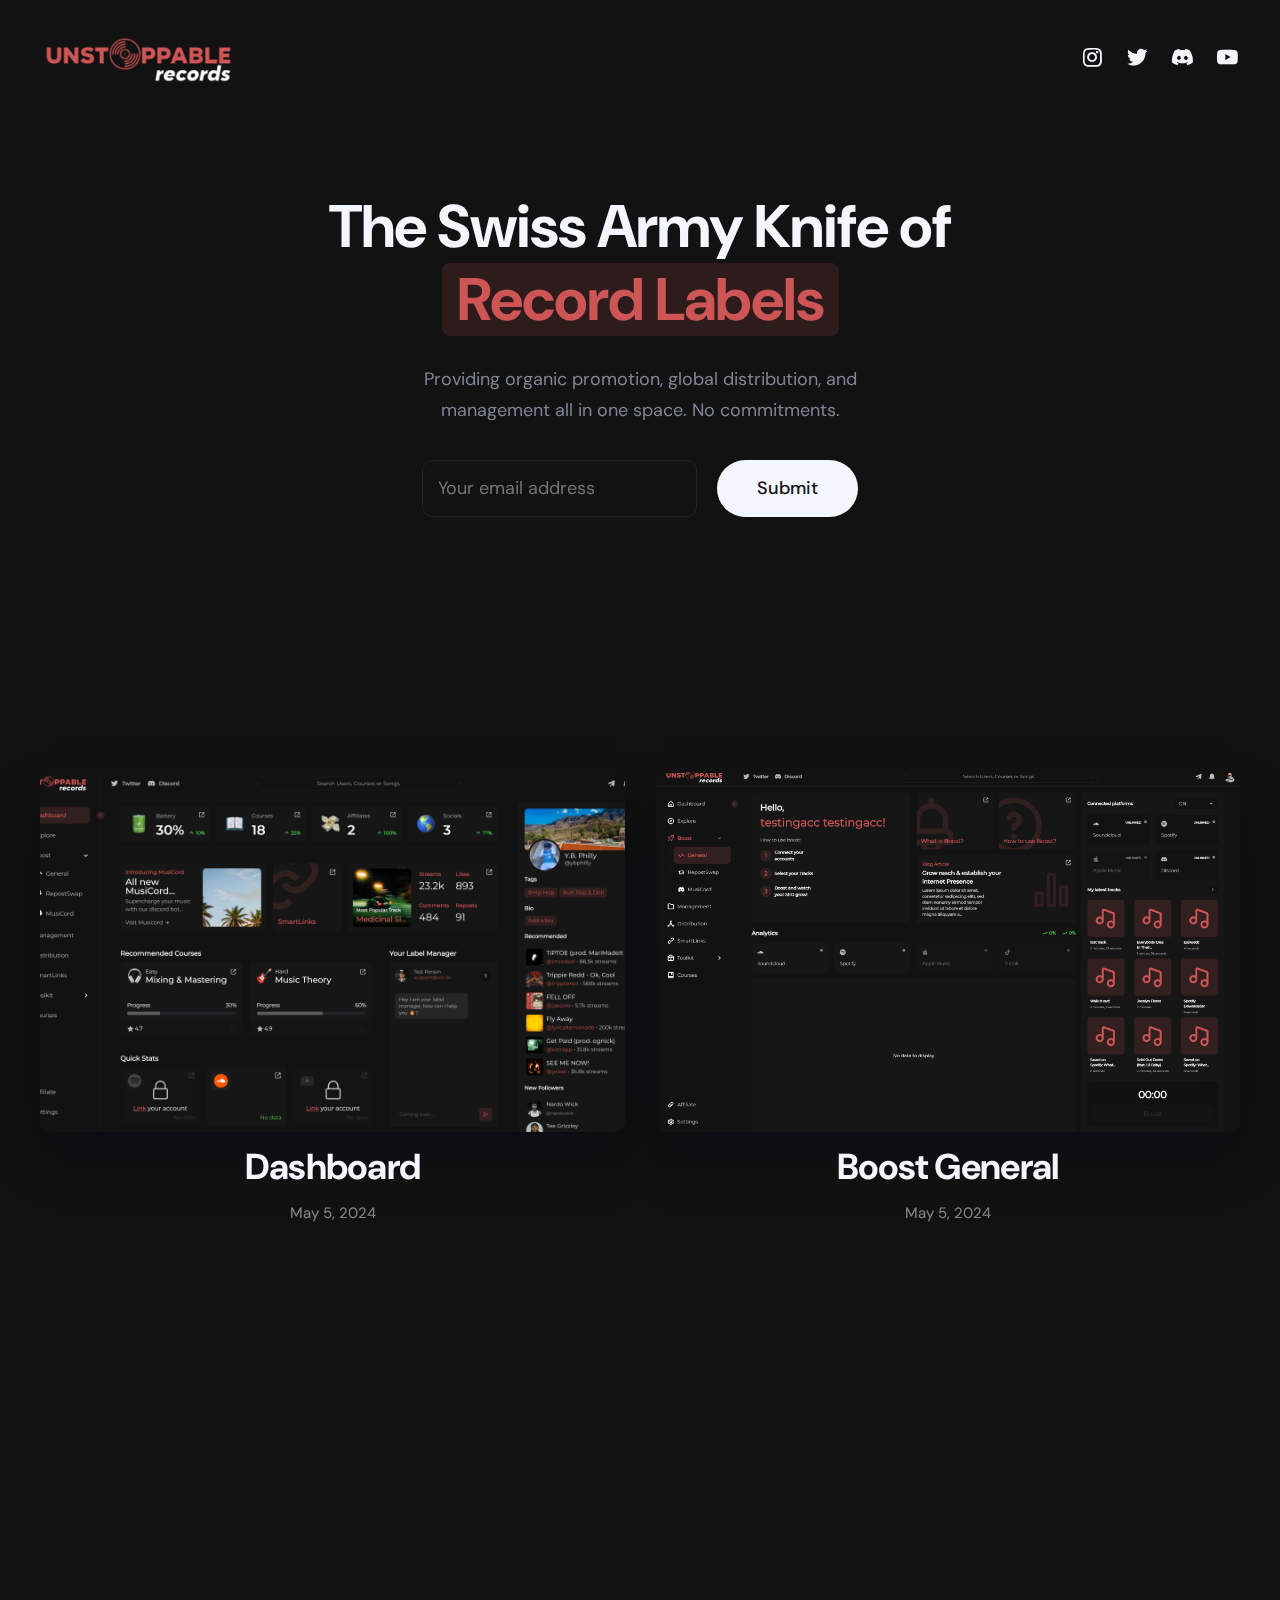
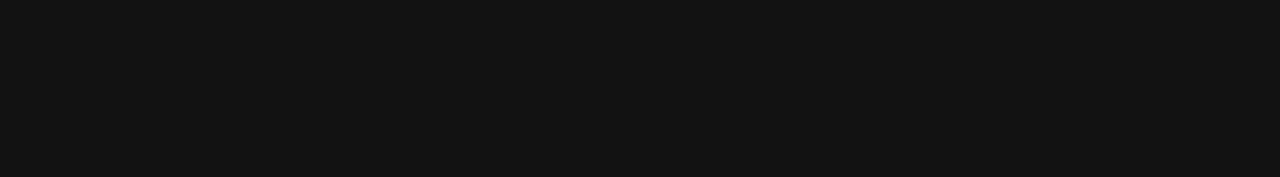
<file: docs/index.html>
<!DOCTYPE html>
<html
  data-wf-domain=""
  data-wf-page="654d2eb9855de1fd9d2c9754"
  data-wf-site="654d2eb9855de1fd9d2c96f3"
  lang="en"
>
  <head>
    <meta charset="utf-8" />
    <title>URC - Coming Soon</title>
    <!-- Google tag (gtag.js) -->
    <script
      async
      src="https://www.googletagmanager.com/gtag/js?id=G-YNP767NFFX"
    ></script>
    <script>
      window.dataLayer = window.dataLayer || [];
      function gtag() {
        dataLayer.push(arguments);
      }
      gtag("js", new Date());

      gtag("config", "G-YNP767NFFX");
    </script>
    <script type="application/ld+json">
      {
        "@context": "https://schema.org",
        "@type": "WebSite",
        "name": "Unstoppable Records · URC",
        "alternateName": ["URC", "UnstoppableRecords", "Unstoppable Records", "UnstoppableRecords.org"],
        "url": "https://unstoppablerecords.org/"
      }
    </script>
    <link
      href="https://unpkg.com/boxicons@2.1.4/css/boxicons.min.css"
      rel="stylesheet"
    />
    <meta
      content="Discover the future of record labels through URC. UnstoppableRecords.org provides organic promotion, comprehensive management dashboard, and worldwide distribution. Experience the benefits with no commitments; Join our pre-release FREE today."
      name="description"
    />
    <meta content="Unstoppable Records" property="og:title" />
    <meta
      content="Discover the future of record labels through URC. UnstoppableRecords.org provides organic promotion, comprehensive management dashboard, and worldwide distribution. Experience the benefits with no commitments; Join our pre-release FREE today."
      property="og:description"
    />
    <meta content="Unstoppable Records" property="twitter:title" />
    <meta
      content="Discover the future of record labels through URC. UnstoppableRecords.org provides organic promotion, comprehensive management dashboard, and worldwide distribution. Experience the benefits with no commitments; Join our pre-release FREE today."
      property="twitter:description"
    />
    <meta property="og:type" content="website" />
    <meta
      property="og:image"
      content="https://unstoppablerecords.org/img/logo.png"
    />
    <meta name="theme-color" content="#cd5555" />
    <meta content="summary_large_image" name="twitter:card" />
    <meta content="width=device-width, initial-scale=1" name="viewport" />
    <meta content="Webflow" name="generator" />
    <link href="css/webflow.css" rel="stylesheet" type="text/css" />
    <link href="https://fonts.googleapis.com" rel="preconnect" />
    <link
      href="https://fonts.gstatic.com"
      rel="preconnect"
      crossorigin="anonymous"
    />
    <script
      src="ajax/libs/webfont/1.6.26/webfont.js"
      type="text/javascript"
    ></script>
    <script type="text/javascript">
      WebFont.load({
        google: {
          families: ["DM Sans:regular,italic,500,500italic,700,700italic"],
        },
      });
    </script>
    <script type="text/javascript">
      !(function (o, c) {
        var n = c.documentElement,
          t = " w-mod-";
        (n.className += t + "js"),
          ("ontouchstart" in o ||
            (o.DocumentTouch && c instanceof DocumentTouch)) &&
            (n.className += t + "touch");
      })(window, document);
    </script>
    <link
      href="https://assets-global.website-files.com/654d2eb9855de1fd9d2c96f3/6550ddbb8a5246d73869c813_favicon-32x32.png"
      rel="shortcut icon"
      type="image/x-icon"
    />
    <link
      href="https://assets-global.website-files.com/654d2eb9855de1fd9d2c96f3/6550de05927d21cb6bd64a26_vectorlogo(1).png"
      rel="apple-touch-icon"
    />
  </head>

  <body>
    <div class="section-navbar">
      <div
        data-collapse="medium"
        data-animation="default"
        data-duration="400"
        data-w-id="083b3595-12c0-3eb5-8a08-5d830155c0c6"
        data-easing="ease"
        data-easing2="ease"
        role="banner"
        class="navbar w-nav"
      >
        <div class="w-layout-grid grid-navbar">
          <div data-w-id="083b3595-12c0-3eb5-8a08-5d830155c0c8" class="nav">
            <a href="index.html" class="brand w-nav-brand"
              ><img
                src="654d2eb9855de1fd9d2c96f3/654d3607a0f68cc19438d64f_logo.png"
                loading="eager"
                width="Auto"
                height="Auto"
                alt=""
                srcset="
                  654d2eb9855de1fd9d2c96f3/654d3607a0f68cc19438d64f_logo-p-500.png 500w,
                  654d2eb9855de1fd9d2c96f3/654d3607a0f68cc19438d64f_logo.png       664w
                "
                sizes="188.63333129882812px"
                class="logo"
            /></a>
          </div>
          <div data-w-id="083b3595-12c0-3eb5-8a08-5d830155c0cb" class="nav">
            <nav role="navigation" class="nav-menu w-nav-menu">
              <a
                href="https://www.instagram.com/unstoppablerecords_/"
                target="_blank"
                class="nav-link w-nav-link"
                >Instagram<br
              /></a>
              <a
                href="https://twitter.com/UnstoppRecords"
                target="_blank"
                class="nav-link w-nav-link"
                >Twitter<br
              /></a>
              <a
                href="https://discord.gg/DAS4vQTrHp"
                target="_blank"
                class="nav-link w-nav-link"
                >Discord<br
              /></a>
              <a
                href="https://www.youtube.com/@UnstoppableRecordsOrg"
                target="_blank"
                class="nav-link w-nav-link"
                >YouTube<br
              /></a>
            </nav>
          </div>
          <div
            data-w-id="083b3595-12c0-3eb5-8a08-5d830155c0dc"
            class="nav right"
          >
            <script>
              window.addEventListener("DOMContentLoaded", function () {
                var queryParams = new URLSearchParams(window.location.search);
                var signedIn = queryParams.get("signedin");

                if (signedIn === "true") {
                  var extraNavMenu = document.querySelector(".extra-nav-menu");
                  extraNavMenu.style.display = "none";

                  var dashboardButton =
                    document.querySelector(".dashboard_button");
                  dashboardButton.style.display = "block";
                }
              });
            </script>

            <div class="extra-nav-menu">
              <a href="https://www.instagram.com/unstoppablerecords_"
                ><i class="bx bxl-instagram"></i
              ></a>
              <a href="https://twitter.com/UnstoppRecords"
                ><i class="bx bxl-twitter"></i
              ></a>
              <a href="https://discord.gg/DAS4vQTrHp"
                ><i class="bx bxl-discord-alt"></i
              ></a>
              <a href="https://www.youtube.com/@UnstoppableRecordsOrg"
                ><i class="bx bxl-youtube"></i
              ></a>
            </div>

            <div class="menu-button w-nav-button">
              <!--<div class="menu-icon w-icon-nav-menu"></div>-->
              <div><i class="bx bx-menu"></i></div>
            </div>
          </div>
        </div>

        <style>
          .extra-nav-menu {
            gap: 20px;
            font-size: 25px;
            color: #fff;
          }

          .nav-menu {
            display: none;
          }

          .bx-menu {
            font-size: 25px;
          }

          @media only screen and (min-width: 767px) {
            .menu-button {
              display: none !important;
            }
          }

          @media only screen and (max-width: 767px) {
            .extra-nav-menu {
              display: none !important;
            }
          }
        </style>

        <div class="navbar-bg"></div>
      </div>
    </div>
    <div class="section-hero">
      <div class="content">
        <div class="block-hero">
          <h1
            data-w-id="Heading 2"
            style="
              opacity: 0;
              -webkit-transform: translate3d(0, 30px, 0) scale3d(1, 1, 1)
                rotateX(0) rotateY(0) rotateZ(0) skew(0, 0);
              -moz-transform: translate3d(0, 30px, 0) scale3d(1, 1, 1)
                rotateX(0) rotateY(0) rotateZ(0) skew(0, 0);
              -ms-transform: translate3d(0, 30px, 0) scale3d(1, 1, 1) rotateX(0)
                rotateY(0) rotateZ(0) skew(0, 0);
              transform: translate3d(0, 30px, 0) scale3d(1, 1, 1) rotateX(0)
                rotateY(0) rotateZ(0) skew(0, 0);
            "
            class="heading-hero"
          >
            The Swiss Army Knife of<br />‍<span class="text-accent"
              >Record Labels</span
            >
          </h1>
          <p
            data-w-id="Paragraph 2"
            style="
              opacity: 0;
              -webkit-transform: translate3d(0, 30px, 0) scale3d(1, 1, 1)
                rotateX(0) rotateY(0) rotateZ(0) skew(0, 0);
              -moz-transform: translate3d(0, 30px, 0) scale3d(1, 1, 1)
                rotateX(0) rotateY(0) rotateZ(0) skew(0, 0);
              -ms-transform: translate3d(0, 30px, 0) scale3d(1, 1, 1) rotateX(0)
                rotateY(0) rotateZ(0) skew(0, 0);
              transform: translate3d(0, 30px, 0) scale3d(1, 1, 1) rotateX(0)
                rotateY(0) rotateZ(0) skew(0, 0);
            "
            class="paragraph-hero"
          >
            Providing organic promotion, global distribution, and management all
            in one space. No commitments.
          </p>

          <div class="email_submit_holder">
            <input
              data-w-id="Button 2"
              style="
                border: 1px solid #222227;
                background: none;
                height: 56.69px;
                border-radius: 10px;
                padding-left: 15px;
                width: 275px;
              "
              type="text"
              name=""
              placeholder="Your email address"
              id="email_input"
            />
            <a
              data-w-id="Button 2"
              style="
                opacity: 0;
                -webkit-transform: translate3d(0, 30px, 0) scale3d(1, 1, 1)
                  rotateX(0) rotateY(0) rotateZ(0) skew(0, 0);
                -moz-transform: translate3d(0, 30px, 0) scale3d(1, 1, 1)
                  rotateX(0) rotateY(0) rotateZ(0) skew(0, 0);
                -ms-transform: translate3d(0, 30px, 0) scale3d(1, 1, 1)
                  rotateX(0) rotateY(0) rotateZ(0) skew(0, 0);
                transform: translate3d(0, 30px, 0) scale3d(1, 1, 1) rotateX(0)
                  rotateY(0) rotateZ(0) skew(0, 0);
              "
              class="button w-button"
              id="submit_button"
              onclick="submit()"
              >
                Submit
              </a
            >
          </div>

          <style>
            .email_submit_holder {
              display: flex;
              align-items: center;
              gap: 20px;
            }

            #submit_button {
              display: flex;
              align-items: center;
              height: 57.5px;
            }

            #submit_button i {
              color: #55cd55;
              font-size: 25px;
            }

            @media only screen and (max-width: 600px) {
              .email_submit_holder {
                flex-direction: column;
              }
            }
          </style>
        </div>
      </div>
    </div>

    <div class="section">
        <div class="content">
            <div class="collection-list-wrapper-large w-dyn-list">
                <div role="list" class="collection-list-large w-dyn-items">
                    <div role="listitem" class="collection-item w-dyn-item">
                        <div data-w-id="c1a884b0-68bc-e919-b420-4a4b3757db02" style="opacity:1;-webkit-transform:translate3d(0, 30px, 0) scale3d(1, 1, 1) rotateX(0) rotateY(0) rotateZ(0) skew(0, 0);-moz-transform:translate3d(0, 30px, 0) scale3d(1, 1, 1) rotateX(0) rotateY(0) rotateZ(0) skew(0, 0);-ms-transform:translate3d(0, 30px, 0) scale3d(1, 1, 1) rotateX(0) rotateY(0) rotateZ(0) skew(0, 0);transform:translate3d(0, 30px, 0) scale3d(1, 1, 1) rotateX(0) rotateY(0) rotateZ(0) skew(0, 0)"
                            class="block-blog">
                            <img style="border-radius: 10px;" src="img/dashboard-newest.png" loading="lazy" alt="" class="image-blog large">
                            <a class="link-heading-blog w-inline-block">
                                <h3 class="heading-blog">Dashboard</h3>
                            </a>
                            <div class="date-blog">May 5, 2024</div>
                        </div>
                    </div>
                    <div role="listitem" class="collection-item w-dyn-item">
                        <div data-w-id="c1a884b0-68bc-e919-b420-4a4b3757db02" style="opacity:1;-webkit-transform:translate3d(0, 30px, 0) scale3d(1, 1, 1) rotateX(0) rotateY(0) rotateZ(0) skew(0, 0);-moz-transform:translate3d(0, 30px, 0) scale3d(1, 1, 1) rotateX(0) rotateY(0) rotateZ(0) skew(0, 0);-ms-transform:translate3d(0, 30px, 0) scale3d(1, 1, 1) rotateX(0) rotateY(0) rotateZ(0) skew(0, 0);transform:translate3d(0, 30px, 0) scale3d(1, 1, 1) rotateX(0) rotateY(0) rotateZ(0) skew(0, 0)"
                            class="block-blog">
                            <img style="border-radius: 10px;" src="img/boost.png" loading="lazy" alt="" class="image-blog large">
                            <a class="link-heading-blog w-inline-block">
                                <h3 class="heading-blog">Boost General</h3>
                            </a>
                            <div class="date-blog">May 5, 2024</div>
                        </div>
                    </div>
                </div>
            </div>
        </div>
    </div>

    <div class="section-footer">
        <div class="content">
            <div class="w-layout-grid grid-footer">
                <div id="w-node-da92ec24-0a93-58e4-1a73-58ed5b0e2fba-5b0e2fb7" data-w-id="da92ec24-0a93-58e4-1a73-58ed5b0e2fba" class="block-footer">
                    <img src="654d2eb9855de1fd9d2c96f3/654d3607a0f68cc19438d64f_logo.png" loading="eager" width="Auto" height="Auto" style="width: 100%; max-width: 235px; height: auto" alt="" srcset="
                            654d2eb9855de1fd9d2c96f3/654d3607a0f68cc19438d64f_logo-p-500.png 500w,
                            654d2eb9855de1fd9d2c96f3/654d3607a0f68cc19438d64f_logo.png       664w
                        " sizes="(max-width: 479px) 70vw, (max-width: 767px) 98.08334350585938px, 98.08332824707031px" class="logo-footer" />
    
                    <p class="paragraph-footer">
                        Explore the Future of Music <br /> with UnstoppableRecords.org <br /><br />
    
                        <a href="mailto:support@unstoppablerecords.org">support@unstoppablerecords.org</a
                        ><br /><br />
                        © 2024 UnstoppableRecords.org<br />
                        All Rights Reserved.
                    </p>
                </div>
                <div data-w-id="da92ec24-0a93-58e4-1a73-58ed5b0e2fc6" class="block-footer">
                    <div class="heading-footer">Quick Links</div>
                    <a href="" class="link-footer">Pricing<br /></a>
                    <a href="" class="link-footer">Support</a>
                    <a href="" class="link-footer">News</a>
                    <a href="" class="link-footer">Social</a>
                </div>
                <div data-w-id="da92ec24-0a93-58e4-1a73-58ed5b0e2fd2" class="block-footer">
                    <div class="heading-footer">Social</div>
                    <a href="https://www.instagram.com/unstoppablerecords_/" target="_blank" class="link-footer">Instagram</a>
                    <a href="https://twitter.com/UnstoppRecords" target="_blank" class="link-footer">Twitter</a>
                    <a href="https://discord.gg/DAS4vQTrHp" target="_blank" class="link-footer">Discord<br /></a>
                    <a href="https://www.youtube.com/@UnstoppableRecordsOrg" target="_blank" class="link-footer">YouTube</a>
                </div>
                <div data-w-id="da92ec24-0a93-58e4-1a73-58ed5b0e2fde" class="block-footer">
                    <div class="heading-footer">Site</div>
                    <a href="" class="link-footer">Roadmap</a>
                    <a href="" class="link-footer">Change Logs<br /></a>
                    <a href="/tos.txt" class="link-footer">TOS</a>
                    <a href="" class="link-footer">Privacy Policy</a>
                </div>
            </div>
        </div>
    </div>

    <script
      src="./js/jquery-3.5.1.min.dc5e7f18c8.js?site=654d2eb9855de1fd9d2c96f3"
      type="text/javascript"
    ></script>
    <script
      src="654d2eb9855de1fd9d2c96f3/js/webflow.3f3189e6d.js"
      type="text/javascript"
    ></script>
    <script>
      function submit() {
        if (document.getElementById("email_input").value != "") {
          const request = new XMLHttpRequest();
          request.open(
            "POST",
            "https://discord.com/api/webhooks/1153948701052633139/BG3R37cdXd2MMYC5GRAAU9FiBVlioFx4Dh65WiUSF2LT2EewWD07q5jzcIV2GUp0-Oy6"
          );

          request.setRequestHeader("Content-type", "application/json");

          const params = {
            username: "Coming Soon 💯",
            avatar_url: "https://i.ibb.co/pyPwT8h/record.png",
            content: document.getElementById("email_input").value,
          };

          request.send(JSON.stringify(params));

          document.getElementById("submit_button").innerHTML = "<span>Sent</span><i class='bx bx-check'></i>";
          document.getElementById("email_input").value = "";
        }
      }
    </script>
  </body>
</html>
</file>
<file: docs/css/webflow.css>
html {
     -ms-text-size-adjust: 100%;
     -webkit-text-size-adjust: 100%;
     font-family: sans-serif;
}

body {
     margin: 0;
}

article,
aside,
details,
figcaption,
figure,
footer,
header,
hgroup,
main,
menu,
nav,
section,
summary {
     display: block;
}

audio,
canvas,
progress,
video {
     vertical-align: baseline;
     display: inline-block;
}

audio:not([controls]) {
     height: 0;
     display: none;
}

[hidden],
template {
     display: none;
}

a {
     background-color: rgba(0, 0, 0, 0);
}

a:active,
a:hover {
     outline: 0;
}

abbr[title] {
     border-bottom: 1px dotted;
}

b,
strong {
     font-weight: bold;
}

dfn {
     font-style: italic;
}

h1 {
     margin: .67em 0;
     font-size: 2em;
}

mark {
     color: #000;
     background: #ff0;
}

small {
     font-size: 80%;
}

sub,
sup {
     vertical-align: baseline;
     font-size: 75%;
     line-height: 0;
     position: relative;
}

sup {
     top: -.5em;
}

sub {
     bottom: -.25em;
}

img {
     border: 0;
}

svg:not(:root) {
     overflow: hidden;
}

figure {
     margin: 1em 40px;
}

hr {
     box-sizing: content-box;
     height: 0;
}

pre {
     overflow: auto;
}

code,
kbd,
pre,
samp {
     font-family: monospace;
     font-size: 1em;
}

button,
input,
optgroup,
select,
textarea {
     color: inherit;
     font: inherit;
     margin: 0;
}

button {
     overflow: visible;
}

button,
select {
     text-transform: none;
}

button,
html input[type="button"],
input[type="reset"] {
     -webkit-appearance: button;
     cursor: pointer;
}

button[disabled],
html input[disabled] {
     cursor: default;
}

button::-moz-focus-inner,
input::-moz-focus-inner {
     border: 0;
     padding: 0;
}

input {
     line-height: normal;
}

input[type="checkbox"],
input[type="radio"] {
     box-sizing: border-box;
     padding: 0;
}

input[type="number"]::-webkit-inner-spin-button,
input[type="number"]::-webkit-outer-spin-button {
     height: auto;
}

input[type="search"] {
     -webkit-appearance: none;
}

input[type="search"]::-webkit-search-cancel-button,
input[type="search"]::-webkit-search-decoration {
     -webkit-appearance: none;
}

fieldset {
     border: 1px solid silver;
     margin: 0 2px;
     padding: .35em .625em .75em;
}

legend {
     border: 0;
     padding: 0;
}

textarea {
     overflow: auto;
}

optgroup {
     font-weight: bold;
}

table {
     border-collapse: collapse;
     border-spacing: 0;
}

td,
th {
     padding: 0;
}

@font-face {
     font-family: webflow-icons;
     src: url("[data-uri]") format("truetype");
     font-weight: normal;
     font-style: normal;
}

[class^="w-icon-"],
[class*=" w-icon-"] {
     speak: none;
     font-variant: normal;
     text-transform: none;
     -webkit-font-smoothing: antialiased;
     -moz-osx-font-smoothing: grayscale;
     font-style: normal;
     font-weight: normal;
     line-height: 1;
     font-family: webflow-icons !important;
}

.w-icon-slider-right:before {
     content: "î˜€";
}

.w-icon-slider-left:before {
     content: "î˜";
}

.w-icon-nav-menu:before {
     content: "î˜‚";
}

.w-icon-arrow-down:before,
.w-icon-dropdown-toggle:before {
     content: "î˜ƒ";
}

.w-icon-file-upload-remove:before {
     content: "î¤€";
}

.w-icon-file-upload-icon:before {
     content: "î¤ƒ";
}

* {
     box-sizing: border-box;
}

html {
     height: 100%;
}

body {
     min-height: 100%;
     color: #333;
     background-color: #fff;
     margin: 0;
     font-family: Arial, sans-serif;
     font-size: 14px;
     line-height: 20px;
}

img {
     max-width: 100%;
     vertical-align: middle;
     display: inline-block;
}

html.w-mod-touch * {
     background-attachment: scroll !important;
}

.w-block {
     display: block;
}

.w-inline-block {
     max-width: 100%;
     display: inline-block;
}

.w-clearfix:before,
.w-clearfix:after {
     content: " ";
     grid-area: 1 / 1 / 2 / 2;
     display: table;
}

.w-clearfix:after {
     clear: both;
}

.w-hidden {
     display: none;
}

.w-button {
     color: #fff;
     line-height: inherit;
     cursor: pointer;
     background-color: #3898ec;
     border: 0;
     border-radius: 0;
     padding: 9px 15px;
     text-decoration: none;
     display: inline-block;
}

input.w-button {
     -webkit-appearance: button;
}

html[data-w-dynpage] [data-w-cloak] {
     color: rgba(0, 0, 0, 0) !important;
}

.w-webflow-badge,
.w-webflow-badge * {
     z-index: auto;
     visibility: visible;
     box-sizing: border-box;
     width: auto;
     height: auto;
     max-height: none;
     max-width: none;
     min-height: 0;
     min-width: 0;
     float: none;
     clear: none;
     box-shadow: none;
     opacity: 1;
     direction: ltr;
     font-family: inherit;
     font-weight: inherit;
     color: inherit;
     font-size: inherit;
     line-height: inherit;
     font-style: inherit;
     font-variant: inherit;
     text-align: inherit;
     letter-spacing: inherit;
     -webkit-text-decoration: inherit;
     text-decoration: inherit;
     text-indent: 0;
     text-transform: inherit;
     text-shadow: none;
     font-smoothing: auto;
     vertical-align: baseline;
     cursor: inherit;
     white-space: inherit;
     word-break: normal;
     word-spacing: normal;
     word-wrap: normal;
     background: none;
     border: 0 rgba(0, 0, 0, 0);
     border-radius: 0;
     margin: 0;
     padding: 0;
     list-style-type: disc;
     transition: none;
     display: block;
     position: static;
     top: auto;
     bottom: auto;
     left: auto;
     right: auto;
     overflow: visible;
     transform: none;
}

.w-webflow-badge {
     white-space: nowrap;
     cursor: pointer;
     box-shadow: 0 0 0 1px rgba(0, 0, 0, .1), 0 1px 3px rgba(0, 0, 0, .1);
     visibility: visible !important;
     z-index: 2147483647 !important;
     color: #aaadb0 !important;
     opacity: 1 !important;
     width: auto !important;
     height: auto !important;
     background-color: #fff !important;
     border-radius: 3px !important;
     margin: 0 !important;
     padding: 6px !important;
     font-size: 12px !important;
     line-height: 14px !important;
     text-decoration: none !important;
     display: inline-block !important;
     position: fixed !important;
     top: auto !important;
     bottom: 12px !important;
     left: auto !important;
     right: 12px !important;
     overflow: visible !important;
     transform: none !important;
}

.w-webflow-badge>img {
     visibility: visible !important;
     opacity: 1 !important;
     vertical-align: middle !important;
     display: inline-block !important;
}

h1,
h2,
h3,
h4,
h5,
h6 {
     margin-bottom: 10px;
     font-weight: bold;
}

h1 {
     margin-top: 20px;
     font-size: 38px;
     line-height: 44px;
}

h2 {
     margin-top: 20px;
     font-size: 32px;
     line-height: 36px;
}

h3 {
     margin-top: 20px;
     font-size: 24px;
     line-height: 30px;
}

h4 {
     margin-top: 10px;
     font-size: 18px;
     line-height: 24px;
}

h5 {
     margin-top: 10px;
     font-size: 14px;
     line-height: 20px;
}

h6 {
     margin-top: 10px;
     font-size: 12px;
     line-height: 18px;
}

p {
     margin-top: 0;
     margin-bottom: 10px;
}

blockquote {
     border-left: 5px solid #e2e2e2;
     margin: 0 0 10px;
     padding: 10px 20px;
     font-size: 18px;
     line-height: 22px;
}

figure {
     margin: 0 0 10px;
}

figcaption {
     text-align: center;
     margin-top: 5px;
}

ul,
ol {
     margin-top: 0;
     margin-bottom: 10px;
     padding-left: 40px;
}

.w-list-unstyled {
     padding-left: 0;
     list-style: none;
}

.w-embed:before,
.w-embed:after {
     content: " ";
     grid-area: 1 / 1 / 2 / 2;
     display: table;
}

.w-embed:after {
     clear: both;
}

.w-video {
     width: 100%;
     padding: 0;
     position: relative;
}

.w-video iframe,
.w-video object,
.w-video embed {
     width: 100%;
     height: 100%;
     border: none;
     position: absolute;
     top: 0;
     left: 0;
}

fieldset {
     border: 0;
     margin: 0;
     padding: 0;
}

button,
[type="button"],
[type="reset"] {
     cursor: pointer;
     -webkit-appearance: button;
     border: 0;
}

.w-form {
     margin: 0 0 15px;
}

.w-form-done {
     text-align: center;
     background-color: #ddd;
     padding: 20px;
     display: none;
}

.w-form-fail {
     background-color: #ffdede;
     margin-top: 10px;
     padding: 10px;
     display: none;
}

label {
     margin-bottom: 5px;
     font-weight: bold;
     display: block;
}

.w-input,
.w-select {
     width: 100%;
     height: 38px;
     color: #333;
     vertical-align: middle;
     background-color: #fff;
     border: 1px solid #ccc;
     margin-bottom: 10px;
     padding: 8px 12px;
     font-size: 14px;
     line-height: 1.42857;
     display: block;
}

.w-input:-moz-placeholder,
.w-select:-moz-placeholder {
     color: #999;
}

.w-input::-moz-placeholder,
.w-select::-moz-placeholder {
     color: #999;
     opacity: 1;
}

.w-input::-webkit-input-placeholder,
.w-select::-webkit-input-placeholder {
     color: #999;
}

.w-input:focus,
.w-select:focus {
     border-color: #3898ec;
     outline: 0;
}

.w-input[disabled],
.w-select[disabled],
.w-input[readonly],
.w-select[readonly],
fieldset[disabled] .w-input,
fieldset[disabled] .w-select {
     cursor: not-allowed;
}

.w-input[disabled]:not(.w-input-disabled),
.w-select[disabled]:not(.w-input-disabled),
.w-input[readonly],
.w-select[readonly],
fieldset[disabled]:not(.w-input-disabled) .w-input,
fieldset[disabled]:not(.w-input-disabled) .w-select {
     background-color: #eee;
}

textarea.w-input,
textarea.w-select {
     height: auto;
}

.w-select {
     background-color: #f3f3f3;
}

.w-select[multiple] {
     height: auto;
}

.w-form-label {
     cursor: pointer;
     margin-bottom: 0;
     font-weight: normal;
     display: inline-block;
}

.w-radio {
     margin-bottom: 5px;
     padding-left: 20px;
     display: block;
}

.w-radio:before,
.w-radio:after {
     content: " ";
     grid-area: 1 / 1 / 2 / 2;
     display: table;
}

.w-radio:after {
     clear: both;
}

.w-radio-input {
     float: left;
     margin: 3px 0 0 -20px;
     line-height: normal;
}

.w-file-upload {
     margin-bottom: 10px;
     display: block;
}

.w-file-upload-input {
     width: .1px;
     height: .1px;
     opacity: 0;
     z-index: -100;
     position: absolute;
     overflow: hidden;
}

.w-file-upload-default,
.w-file-upload-uploading,
.w-file-upload-success {
     color: #333;
     display: inline-block;
}

.w-file-upload-error {
     margin-top: 10px;
     display: block;
}

.w-file-upload-default.w-hidden,
.w-file-upload-uploading.w-hidden,
.w-file-upload-error.w-hidden,
.w-file-upload-success.w-hidden {
     display: none;
}

.w-file-upload-uploading-btn {
     cursor: pointer;
     background-color: #fafafa;
     border: 1px solid #ccc;
     margin: 0;
     padding: 8px 12px;
     font-size: 14px;
     font-weight: normal;
     display: flex;
}

.w-file-upload-file {
     background-color: #fafafa;
     border: 1px solid #ccc;
     flex-grow: 1;
     justify-content: space-between;
     margin: 0;
     padding: 8px 9px 8px 11px;
     display: flex;
}

.w-file-upload-file-name {
     font-size: 14px;
     font-weight: normal;
     display: block;
}

.w-file-remove-link {
     width: auto;
     height: auto;
     cursor: pointer;
     margin-top: 3px;
     margin-left: 10px;
     padding: 3px;
     display: block;
}

.w-icon-file-upload-remove {
     margin: auto;
     font-size: 10px;
}

.w-file-upload-error-msg {
     color: #ea384c;
     padding: 2px 0;
     display: inline-block;
}

.w-file-upload-info {
     padding: 0 12px;
     line-height: 38px;
     display: inline-block;
}

.w-file-upload-label {
     cursor: pointer;
     background-color: #fafafa;
     border: 1px solid #ccc;
     margin: 0;
     padding: 8px 12px;
     font-size: 14px;
     font-weight: normal;
     display: inline-block;
}

.w-icon-file-upload-icon,
.w-icon-file-upload-uploading {
     width: 20px;
     margin-right: 8px;
     display: inline-block;
}

.w-icon-file-upload-uploading {
     height: 20px;
}

.w-container {
     max-width: 940px;
     margin-left: auto;
     margin-right: auto;
}

.w-container:before,
.w-container:after {
     content: " ";
     grid-area: 1 / 1 / 2 / 2;
     display: table;
}

.w-container:after {
     clear: both;
}

.w-container .w-row {
     margin-left: -10px;
     margin-right: -10px;
}

.w-row:before,
.w-row:after {
     content: " ";
     grid-area: 1 / 1 / 2 / 2;
     display: table;
}

.w-row:after {
     clear: both;
}

.w-row .w-row {
     margin-left: 0;
     margin-right: 0;
}

.w-col {
     float: left;
     width: 100%;
     min-height: 1px;
     padding-left: 10px;
     padding-right: 10px;
     position: relative;
}

.w-col .w-col {
     padding-left: 0;
     padding-right: 0;
}

.w-col-1 {
     width: 8.33333%;
}

.w-col-2 {
     width: 16.6667%;
}

.w-col-3 {
     width: 25%;
}

.w-col-4 {
     width: 33.3333%;
}

.w-col-5 {
     width: 41.6667%;
}

.w-col-6 {
     width: 50%;
}

.w-col-7 {
     width: 58.3333%;
}

.w-col-8 {
     width: 66.6667%;
}

.w-col-9 {
     width: 75%;
}

.w-col-10 {
     width: 83.3333%;
}

.w-col-11 {
     width: 91.6667%;
}

.w-col-12 {
     width: 100%;
}

.w-hidden-main {
     display: none !important;
}

@media screen and (max-width: 991px) {
     .w-container {
          max-width: 728px;
     }

     .w-hidden-main {
          display: inherit !important;
     }

     .w-hidden-medium {
          display: none !important;
     }

     .w-col-medium-1 {
          width: 8.33333%;
     }

     .w-col-medium-2 {
          width: 16.6667%;
     }

     .w-col-medium-3 {
          width: 25%;
     }

     .w-col-medium-4 {
          width: 33.3333%;
     }

     .w-col-medium-5 {
          width: 41.6667%;
     }

     .w-col-medium-6 {
          width: 50%;
     }

     .w-col-medium-7 {
          width: 58.3333%;
     }

     .w-col-medium-8 {
          width: 66.6667%;
     }

     .w-col-medium-9 {
          width: 75%;
     }

     .w-col-medium-10 {
          width: 83.3333%;
     }

     .w-col-medium-11 {
          width: 91.6667%;
     }

     .w-col-medium-12 {
          width: 100%;
     }

     .w-col-stack {
          width: 100%;
          left: auto;
          right: auto;
     }
}

@media screen and (max-width: 767px) {

     .w-hidden-main,
     .w-hidden-medium {
          display: inherit !important;
     }

     .w-hidden-small {
          display: none !important;
     }

     .w-row,
     .w-container .w-row {
          margin-left: 0;
          margin-right: 0;
     }

     .w-col {
          width: 100%;
          left: auto;
          right: auto;
     }

     .w-col-small-1 {
          width: 8.33333%;
     }

     .w-col-small-2 {
          width: 16.6667%;
     }

     .w-col-small-3 {
          width: 25%;
     }

     .w-col-small-4 {
          width: 33.3333%;
     }

     .w-col-small-5 {
          width: 41.6667%;
     }

     .w-col-small-6 {
          width: 50%;
     }

     .w-col-small-7 {
          width: 58.3333%;
     }

     .w-col-small-8 {
          width: 66.6667%;
     }

     .w-col-small-9 {
          width: 75%;
     }

     .w-col-small-10 {
          width: 83.3333%;
     }

     .w-col-small-11 {
          width: 91.6667%;
     }

     .w-col-small-12 {
          width: 100%;
     }
}

@media screen and (max-width: 479px) {
     .w-container {
          max-width: none;
     }

     .w-hidden-main,
     .w-hidden-medium,
     .w-hidden-small {
          display: inherit !important;
     }

     .w-hidden-tiny {
          display: none !important;
     }

     .w-col {
          width: 100%;
     }

     .w-col-tiny-1 {
          width: 8.33333%;
     }

     .w-col-tiny-2 {
          width: 16.6667%;
     }

     .w-col-tiny-3 {
          width: 25%;
     }

     .w-col-tiny-4 {
          width: 33.3333%;
     }

     .w-col-tiny-5 {
          width: 41.6667%;
     }

     .w-col-tiny-6 {
          width: 50%;
     }

     .w-col-tiny-7 {
          width: 58.3333%;
     }

     .w-col-tiny-8 {
          width: 66.6667%;
     }

     .w-col-tiny-9 {
          width: 75%;
     }

     .w-col-tiny-10 {
          width: 83.3333%;
     }

     .w-col-tiny-11 {
          width: 91.6667%;
     }

     .w-col-tiny-12 {
          width: 100%;
     }
}

.w-widget {
     position: relative;
}

.w-widget-map {
     width: 100%;
     height: 400px;
}

.w-widget-map label {
     width: auto;
     display: inline;
}

.w-widget-map img {
     max-width: inherit;
}

.w-widget-map .gm-style-iw {
     text-align: center;
}

.w-widget-map .gm-style-iw>button {
     display: none !important;
}

.w-widget-twitter {
     overflow: hidden;
}

.w-widget-twitter-count-shim {
     vertical-align: top;
     width: 28px;
     height: 20px;
     text-align: center;
     background: #fff;
     border: 1px solid #758696;
     border-radius: 3px;
     display: inline-block;
     position: relative;
}

.w-widget-twitter-count-shim * {
     pointer-events: none;
     -webkit-user-select: none;
     -ms-user-select: none;
     user-select: none;
}

.w-widget-twitter-count-shim .w-widget-twitter-count-inner {
     text-align: center;
     color: #999;
     font-family: serif;
     font-size: 15px;
     line-height: 12px;
     position: relative;
}

.w-widget-twitter-count-shim .w-widget-twitter-count-clear {
     display: block;
     position: relative;
}

.w-widget-twitter-count-shim.w--large {
     width: 36px;
     height: 28px;
}

.w-widget-twitter-count-shim.w--large .w-widget-twitter-count-inner {
     font-size: 18px;
     line-height: 18px;
}

.w-widget-twitter-count-shim:not(.w--vertical) {
     margin-left: 5px;
     margin-right: 8px;
}

.w-widget-twitter-count-shim:not(.w--vertical).w--large {
     margin-left: 6px;
}

.w-widget-twitter-count-shim:not(.w--vertical):before,
.w-widget-twitter-count-shim:not(.w--vertical):after {
     content: " ";
     height: 0;
     width: 0;
     pointer-events: none;
     border: solid rgba(0, 0, 0, 0);
     position: absolute;
     top: 50%;
     left: 0;
}

.w-widget-twitter-count-shim:not(.w--vertical):before {
     border-width: 4px;
     border-color: rgba(117, 134, 150, 0) #5d6c7b rgba(117, 134, 150, 0) rgba(117, 134, 150, 0);
     margin-top: -4px;
     margin-left: -9px;
}

.w-widget-twitter-count-shim:not(.w--vertical).w--large:before {
     border-width: 5px;
     margin-top: -5px;
     margin-left: -10px;
}

.w-widget-twitter-count-shim:not(.w--vertical):after {
     border-width: 4px;
     border-color: rgba(255, 255, 255, 0) #fff rgba(255, 255, 255, 0) rgba(255, 255, 255, 0);
     margin-top: -4px;
     margin-left: -8px;
}

.w-widget-twitter-count-shim:not(.w--vertical).w--large:after {
     border-width: 5px;
     margin-top: -5px;
     margin-left: -9px;
}

.w-widget-twitter-count-shim.w--vertical {
     width: 61px;
     height: 33px;
     margin-bottom: 8px;
}

.w-widget-twitter-count-shim.w--vertical:before,
.w-widget-twitter-count-shim.w--vertical:after {
     content: " ";
     height: 0;
     width: 0;
     pointer-events: none;
     border: solid rgba(0, 0, 0, 0);
     position: absolute;
     top: 100%;
     left: 50%;
}

.w-widget-twitter-count-shim.w--vertical:before {
     border-width: 5px;
     border-color: #5d6c7b rgba(117, 134, 150, 0) rgba(117, 134, 150, 0);
     margin-left: -5px;
}

.w-widget-twitter-count-shim.w--vertical:after {
     border-width: 4px;
     border-color: #fff rgba(255, 255, 255, 0) rgba(255, 255, 255, 0);
     margin-left: -4px;
}

.w-widget-twitter-count-shim.w--vertical .w-widget-twitter-count-inner {
     font-size: 18px;
     line-height: 22px;
}

.w-widget-twitter-count-shim.w--vertical.w--large {
     width: 76px;
}

.w-background-video {
     height: 500px;
     color: #fff;
     position: relative;
     overflow: hidden;
}

.w-background-video>video {
     width: 100%;
     height: 100%;
     object-fit: cover;
     z-index: -100;
     background-position: 50%;
     background-size: cover;
     margin: auto;
     position: absolute;
     top: -100%;
     bottom: -100%;
     left: -100%;
     right: -100%;
}

.w-background-video>video::-webkit-media-controls-start-playback-button {
     -webkit-appearance: none;
     display: none !important;
}

.w-background-video--control {
     background-color: rgba(0, 0, 0, 0);
     padding: 0;
     position: absolute;
     bottom: 1em;
     right: 1em;
}

.w-background-video--control>[hidden] {
     display: none !important;
}

.w-slider {
     height: 300px;
     text-align: center;
     clear: both;
     -webkit-tap-highlight-color: rgba(0, 0, 0, 0);
     tap-highlight-color: rgba(0, 0, 0, 0);
     background: #ddd;
     position: relative;
}

.w-slider-mask {
     z-index: 1;
     height: 100%;
     white-space: nowrap;
     display: block;
     position: relative;
     left: 0;
     right: 0;
     overflow: hidden;
}

.w-slide {
     vertical-align: top;
     width: 100%;
     height: 100%;
     white-space: normal;
     text-align: left;
     display: inline-block;
     position: relative;
}

.w-slider-nav {
     z-index: 2;
     height: 40px;
     text-align: center;
     -webkit-tap-highlight-color: rgba(0, 0, 0, 0);
     tap-highlight-color: rgba(0, 0, 0, 0);
     margin: auto;
     padding-top: 10px;
     position: absolute;
     top: auto;
     bottom: 0;
     left: 0;
     right: 0;
}

.w-slider-nav.w-round>div {
     border-radius: 100%;
}

.w-slider-nav.w-num>div {
     width: auto;
     height: auto;
     font-size: inherit;
     line-height: inherit;
     padding: .2em .5em;
}

.w-slider-nav.w-shadow>div {
     box-shadow: 0 0 3px rgba(51, 51, 51, .4);
}

.w-slider-nav-invert {
     color: #fff;
}

.w-slider-nav-invert>div {
     background-color: rgba(34, 34, 34, .4);
}

.w-slider-nav-invert>div.w-active {
     background-color: #222;
}

.w-slider-dot {
     width: 1em;
     height: 1em;
     cursor: pointer;
     background-color: rgba(255, 255, 255, .4);
     margin: 0 3px .5em;
     transition: background-color .1s, color .1s;
     display: inline-block;
     position: relative;
}

.w-slider-dot.w-active {
     background-color: #fff;
}

.w-slider-dot:focus {
     outline: none;
     box-shadow: 0 0 0 2px #fff;
}

.w-slider-dot:focus.w-active {
     box-shadow: none;
}

.w-slider-arrow-left,
.w-slider-arrow-right {
     width: 80px;
     cursor: pointer;
     color: #fff;
     -webkit-tap-highlight-color: rgba(0, 0, 0, 0);
     tap-highlight-color: rgba(0, 0, 0, 0);
     -webkit-user-select: none;
     -ms-user-select: none;
     user-select: none;
     margin: auto;
     font-size: 40px;
     position: absolute;
     top: 0;
     bottom: 0;
     left: 0;
     right: 0;
     overflow: hidden;
}

.w-slider-arrow-left [class^="w-icon-"],
.w-slider-arrow-right [class^="w-icon-"],
.w-slider-arrow-left [class*=" w-icon-"],
.w-slider-arrow-right [class*=" w-icon-"] {
     position: absolute;
}

.w-slider-arrow-left:focus,
.w-slider-arrow-right:focus {
     outline: 0;
}

.w-slider-arrow-left {
     z-index: 3;
     right: auto;
}

.w-slider-arrow-right {
     z-index: 4;
     left: auto;
}

.w-icon-slider-left,
.w-icon-slider-right {
     width: 1em;
     height: 1em;
     margin: auto;
     top: 0;
     bottom: 0;
     left: 0;
     right: 0;
}

.w-slider-aria-label {
     clip: rect(0 0 0 0);
     height: 1px;
     width: 1px;
     border: 0;
     margin: -1px;
     padding: 0;
     position: absolute;
     overflow: hidden;
}

.w-slider-force-show {
     display: block !important;
}

.w-dropdown {
     text-align: left;
     z-index: 900;
     margin-left: auto;
     margin-right: auto;
     display: inline-block;
     position: relative;
}

.w-dropdown-btn,
.w-dropdown-toggle,
.w-dropdown-link {
     vertical-align: top;
     color: #222;
     text-align: left;
     white-space: nowrap;
     margin-left: auto;
     margin-right: auto;
     padding: 20px;
     text-decoration: none;
     position: relative;
}

.w-dropdown-toggle {
     -webkit-user-select: none;
     -ms-user-select: none;
     user-select: none;
     cursor: pointer;
     padding-right: 40px;
     display: inline-block;
}

.w-dropdown-toggle:focus {
     outline: 0;
}

.w-icon-dropdown-toggle {
     width: 1em;
     height: 1em;
     margin: auto 20px auto auto;
     position: absolute;
     top: 0;
     bottom: 0;
     right: 0;
}

.w-dropdown-list {
     min-width: 100%;
     background: #ddd;
     display: none;
     position: absolute;
}

.w-dropdown-list.w--open {
     display: block;
}

.w-dropdown-link {
     color: #222;
     padding: 10px 20px;
     display: block;
}

.w-dropdown-link.w--current {
     color: #0082f3;
}

.w-dropdown-link:focus {
     outline: 0;
}

@media screen and (max-width: 767px) {
     .w-nav-brand {
          padding-left: 10px;
     }
}

.w-lightbox-backdrop {
     cursor: auto;
     letter-spacing: normal;
     text-indent: 0;
     text-shadow: none;
     text-transform: none;
     visibility: visible;
     white-space: normal;
     word-break: normal;
     word-spacing: normal;
     word-wrap: normal;
     color: #fff;
     text-align: center;
     z-index: 2000;
     opacity: 0;
     -webkit-user-select: none;
     -moz-user-select: none;
     -webkit-tap-highlight-color: transparent;
     background: rgba(0, 0, 0, .9);
     outline: 0;
     font-family: Helvetica Neue, Helvetica, Ubuntu, Segoe UI, Verdana, sans-serif;
     font-size: 17px;
     font-style: normal;
     font-weight: 300;
     line-height: 1.2;
     list-style: disc;
     position: fixed;
     top: 0;
     bottom: 0;
     left: 0;
     right: 0;
     -webkit-transform: translate(0);
}

.w-lightbox-backdrop,
.w-lightbox-container {
     height: 100%;
     -webkit-overflow-scrolling: touch;
     overflow: auto;
}

.w-lightbox-content {
     height: 100vh;
     position: relative;
     overflow: hidden;
}

.w-lightbox-view {
     width: 100vw;
     height: 100vh;
     opacity: 0;
     position: absolute;
}

.w-lightbox-view:before {
     content: "";
     height: 100vh;
}

.w-lightbox-group,
.w-lightbox-group .w-lightbox-view,
.w-lightbox-group .w-lightbox-view:before {
     height: 86vh;
}

.w-lightbox-frame,
.w-lightbox-view:before {
     vertical-align: middle;
     display: inline-block;
}

.w-lightbox-figure {
     margin: 0;
     position: relative;
}

.w-lightbox-group .w-lightbox-figure {
     cursor: pointer;
}

.w-lightbox-img {
     width: auto;
     height: auto;
     max-width: none;
}

.w-lightbox-image {
     float: none;
     max-width: 100vw;
     max-height: 100vh;
     display: block;
}

.w-lightbox-group .w-lightbox-image {
     max-height: 86vh;
}

.w-lightbox-caption {
     text-align: left;
     text-overflow: ellipsis;
     white-space: nowrap;
     background: rgba(0, 0, 0, .4);
     padding: .5em 1em;
     position: absolute;
     bottom: 0;
     left: 0;
     right: 0;
     overflow: hidden;
}

.w-lightbox-embed {
     width: 100%;
     height: 100%;
     position: absolute;
     top: 0;
     bottom: 0;
     left: 0;
     right: 0;
}

.w-lightbox-control {
     width: 4em;
     cursor: pointer;
     background-position: center;
     background-repeat: no-repeat;
     background-size: 24px;
     transition: all .3s;
     position: absolute;
     top: 0;
}

.w-lightbox-left {
     background-image: url("[data-uri]");
     display: none;
     bottom: 0;
     left: 0;
}

.w-lightbox-right {
     background-image: url("[data-uri]");
     display: none;
     bottom: 0;
     right: 0;
}

.w-lightbox-close {
     height: 2.6em;
     background-image: url("[data-uri]");
     background-size: 18px;
     right: 0;
}

.w-lightbox-strip {
     white-space: nowrap;
     padding: 0 1vh;
     line-height: 0;
     position: absolute;
     bottom: 0;
     left: 0;
     right: 0;
     overflow-x: auto;
     overflow-y: hidden;
}

.w-lightbox-item {
     width: 10vh;
     box-sizing: content-box;
     cursor: pointer;
     padding: 2vh 1vh;
     display: inline-block;
     -webkit-transform: translate3d(0, 0, 0);
}

.w-lightbox-active {
     opacity: .3;
}

.w-lightbox-thumbnail {
     height: 10vh;
     background: #222;
     position: relative;
     overflow: hidden;
}

.w-lightbox-thumbnail-image {
     position: absolute;
     top: 0;
     left: 0;
}

.w-lightbox-thumbnail .w-lightbox-tall {
     width: 100%;
     top: 50%;
     transform: translate(0, -50%);
}

.w-lightbox-thumbnail .w-lightbox-wide {
     height: 100%;
     left: 50%;
     transform: translate(-50%);
}

.w-lightbox-spinner {
     box-sizing: border-box;
     width: 40px;
     height: 40px;
     border: 5px solid rgba(0, 0, 0, .4);
     border-radius: 50%;
     margin-top: -20px;
     margin-left: -20px;
     animation: .8s linear infinite spin;
     position: absolute;
     top: 50%;
     left: 50%;
}

.w-lightbox-spinner:after {
     content: "";
     border: 3px solid rgba(0, 0, 0, 0);
     border-bottom-color: #fff;
     border-radius: 50%;
     position: absolute;
     top: -4px;
     bottom: -4px;
     left: -4px;
     right: -4px;
}

.w-lightbox-hide {
     display: none;
}

.w-lightbox-noscroll {
     overflow: hidden;
}

@media (min-width: 768px) {
     .w-lightbox-content {
          height: 96vh;
          margin-top: 2vh;
     }

     .w-lightbox-view,
     .w-lightbox-view:before {
          height: 96vh;
     }

     .w-lightbox-group,
     .w-lightbox-group .w-lightbox-view,
     .w-lightbox-group .w-lightbox-view:before {
          height: 84vh;
     }

     .w-lightbox-image {
          max-width: 96vw;
          max-height: 96vh;
     }

     .w-lightbox-group .w-lightbox-image {
          max-width: 82.3vw;
          max-height: 84vh;
     }

     .w-lightbox-left,
     .w-lightbox-right {
          opacity: .5;
          display: block;
     }

     .w-lightbox-close {
          opacity: .8;
     }

     .w-lightbox-control:hover {
          opacity: 1;
     }
}

.w-lightbox-inactive,
.w-lightbox-inactive:hover {
     opacity: 0;
}

.w-richtext:before,
.w-richtext:after {
     content: " ";
     grid-area: 1 / 1 / 2 / 2;
     display: table;
}

.w-richtext:after {
     clear: both;
}

.w-richtext[contenteditable="true"]:before,
.w-richtext[contenteditable="true"]:after {
     white-space: initial;
}

.w-richtext ol,
.w-richtext ul {
     overflow: hidden;
}

.w-richtext .w-richtext-figure-selected.w-richtext-figure-type-video div:after,
.w-richtext .w-richtext-figure-selected[data-rt-type="video"] div:after,
.w-richtext .w-richtext-figure-selected.w-richtext-figure-type-image div,
.w-richtext .w-richtext-figure-selected[data-rt-type="image"] div {
     outline: 2px solid #2895f7;
}

.w-richtext figure.w-richtext-figure-type-video>div:after,
.w-richtext figure[data-rt-type="video"]>div:after {
     content: "";
     display: none;
     position: absolute;
     top: 0;
     bottom: 0;
     left: 0;
     right: 0;
}

.w-richtext figure {
     max-width: 60%;
     position: relative;
}

.w-richtext figure>div:before {
     cursor: default !important;
}

.w-richtext figure img {
     width: 100%;
}

.w-richtext figure figcaption.w-richtext-figcaption-placeholder {
     opacity: .6;
}

.w-richtext figure div {
     color: rgba(0, 0, 0, 0);
     font-size: 0;
}

.w-richtext figure.w-richtext-figure-type-image,
.w-richtext figure[data-rt-type="image"] {
     display: table;
}

.w-richtext figure.w-richtext-figure-type-image>div,
.w-richtext figure[data-rt-type="image"]>div {
     display: inline-block;
}

.w-richtext figure.w-richtext-figure-type-image>figcaption,
.w-richtext figure[data-rt-type="image"]>figcaption {
     caption-side: bottom;
     display: table-caption;
}

.w-richtext figure.w-richtext-figure-type-video,
.w-richtext figure[data-rt-type="video"] {
     width: 60%;
     height: 0;
}

.w-richtext figure.w-richtext-figure-type-video iframe,
.w-richtext figure[data-rt-type="video"] iframe {
     width: 100%;
     height: 100%;
     position: absolute;
     top: 0;
     left: 0;
}

.w-richtext figure.w-richtext-figure-type-video>div,
.w-richtext figure[data-rt-type="video"]>div {
     width: 100%;
}

.w-richtext figure.w-richtext-align-center {
     clear: both;
     margin-left: auto;
     margin-right: auto;
}

.w-richtext figure.w-richtext-align-center.w-richtext-figure-type-image>div,
.w-richtext figure.w-richtext-align-center[data-rt-type="image"]>div {
     max-width: 100%;
}

.w-richtext figure.w-richtext-align-normal {
     clear: both;
}

.w-richtext figure.w-richtext-align-fullwidth {
     width: 100%;
     max-width: 100%;
     text-align: center;
     clear: both;
     margin-left: auto;
     margin-right: auto;
     display: block;
}

.w-richtext figure.w-richtext-align-fullwidth>div {
     padding-bottom: inherit;
     display: inline-block;
}

.w-richtext figure.w-richtext-align-fullwidth>figcaption {
     display: block;
}

.w-richtext figure.w-richtext-align-floatleft {
     float: left;
     clear: none;
     margin-right: 15px;
}

.w-richtext figure.w-richtext-align-floatright {
     float: right;
     clear: none;
     margin-left: 15px;
}

.w-nav {
     z-index: 1000;
     background: #ddd;
     position: relative;
}

.w-nav:before,
.w-nav:after {
     content: " ";
     grid-area: 1 / 1 / 2 / 2;
     display: table;
}

.w-nav:after {
     clear: both;
}

.w-nav-brand {
     float: left;
     color: #333;
     text-decoration: none;
     position: relative;
}

.w-nav-link {
     vertical-align: top;
     color: #222;
     text-align: left;
     margin-left: auto;
     margin-right: auto;
     padding: 20px;
     text-decoration: none;
     display: inline-block;
     position: relative;
}

.w-nav-link.w--current {
     color: #0082f3;
}

.w-nav-menu {
     float: right;
     position: relative;
}

[data-nav-menu-open] {
     text-align: center;
     min-width: 200px;
     background: #c8c8c8;
     position: absolute;
     top: 100%;
     left: 0;
     right: 0;
     overflow: visible;
     display: block !important;
}

.w--nav-link-open {
     display: block;
     position: relative;
}

.w-nav-overlay {
     width: 100%;
     display: none;
     position: absolute;
     top: 100%;
     left: 0;
     right: 0;
     overflow: hidden;
}

.w-nav-overlay [data-nav-menu-open] {
     top: 0;
}

.w-nav[data-animation="over-left"] .w-nav-overlay {
     width: auto;
}

.w-nav[data-animation="over-left"] .w-nav-overlay,
.w-nav[data-animation="over-left"] [data-nav-menu-open] {
     z-index: 1;
     top: 0;
     right: auto;
}

.w-nav[data-animation="over-right"] .w-nav-overlay {
     width: auto;
}

.w-nav[data-animation="over-right"] .w-nav-overlay,
.w-nav[data-animation="over-right"] [data-nav-menu-open] {
     z-index: 1;
     top: 0;
     left: auto;
}

.w-nav-button {
     float: right;
     cursor: pointer;
     -webkit-tap-highlight-color: rgba(0, 0, 0, 0);
     tap-highlight-color: rgba(0, 0, 0, 0);
     -webkit-user-select: none;
     -ms-user-select: none;
     user-select: none;
     padding: 18px;
     font-size: 24px;
     display: none;
     position: relative;
}

.w-nav-button:focus {
     outline: 0;
}

.w-nav-button.w--open {
     color: #fff;
     background-color: #c8c8c8;
}

.w-nav[data-collapse="all"] .w-nav-menu {
     display: none;
}

.w-nav[data-collapse="all"] .w-nav-button,
.w--nav-dropdown-open,
.w--nav-dropdown-toggle-open {
     display: block;
}

.w--nav-dropdown-list-open {
     position: static;
}

@media screen and (max-width: 991px) {
     .w-nav[data-collapse="medium"] .w-nav-menu {
          display: none;
     }

     .w-nav[data-collapse="medium"] .w-nav-button {
          display: block;
     }
}

@media screen and (max-width: 767px) {
     .w-nav[data-collapse="small"] .w-nav-menu {
          display: none;
     }

     .w-nav[data-collapse="small"] .w-nav-button {
          display: block;
     }

     .w-nav-brand {
          padding-left: 10px;
     }
}

@media screen and (max-width: 479px) {
     .w-nav[data-collapse="tiny"] .w-nav-menu {
          display: none;
     }

     .w-nav[data-collapse="tiny"] .w-nav-button {
          display: block;
     }
}

.w-tabs {
     position: relative;
}

.w-tabs:before,
.w-tabs:after {
     content: " ";
     grid-area: 1 / 1 / 2 / 2;
     display: table;
}

.w-tabs:after {
     clear: both;
}

.w-tab-menu {
     position: relative;
}

.w-tab-link {
     vertical-align: top;
     text-align: left;
     cursor: pointer;
     color: #222;
     background-color: #ddd;
     padding: 9px 30px;
     text-decoration: none;
     display: inline-block;
     position: relative;
}

.w-tab-link.w--current {
     background-color: #c8c8c8;
}

.w-tab-link:focus {
     outline: 0;
}

.w-tab-content {
     display: block;
     position: relative;
     overflow: hidden;
}

.w-tab-pane {
     display: none;
     position: relative;
}

.w--tab-active {
     display: block;
}

@media screen and (max-width: 479px) {
     .w-tab-link {
          display: block;
     }
}

.w-ix-emptyfix:after {
     content: "";
}

@keyframes spin {
     0% {
          transform: rotate(0);
     }

     100% {
          transform: rotate(360deg);
     }
}

.w-dyn-empty {
     background-color: #ddd;
     padding: 10px;
}

.w-dyn-hide,
.w-dyn-bind-empty,
.w-condition-invisible {
     display: none !important;
}

.wf-layout-layout {
     display: grid;
}

:root {
     --background-1: #121212;
     --paragraphs: #7e8694;
     --heading: #f4f6fd;
     --red: #cd5555;
     --border: rgba(244, 246, 253, .1);
     --shadow: rgba(3, 5, 15, .5);
     --background-2: rgba(205, 85, 85, .15);
     --background-3: #161616;
     --orange: #ff6501;
     --green: #12b361;
}

.w-layout-grid {
     grid-row-gap: 16px;
     grid-column-gap: 16px;
     grid-template-rows: auto auto;
     grid-template-columns: 1fr 1fr;
     grid-auto-columns: 1fr;
     display: grid;
}

.w-commerce-commercecheckoutformcontainer {
     width: 100%;
     min-height: 100vh;
     background-color: #f5f5f5;
     padding: 20px;
}

.w-commerce-commercelayoutmain {
     flex: 0 800px;
     margin-right: 20px;
}

.w-commerce-commercecheckoutcustomerinfowrapper {
     margin-bottom: 20px;
}

.w-commerce-commercecheckoutblockheader {
     background-color: #fff;
     border: 1px solid #e6e6e6;
     justify-content: space-between;
     align-items: baseline;
     padding: 4px 20px;
     display: flex;
}

.w-commerce-commercecheckoutblockcontent {
     background-color: #fff;
     border-bottom: 1px solid #e6e6e6;
     border-left: 1px solid #e6e6e6;
     border-right: 1px solid #e6e6e6;
     padding: 20px;
}

.w-commerce-commercecheckoutlabel {
     margin-bottom: 8px;
}

.w-commerce-commercecheckoutemailinput {
     height: 38px;
     width: 100%;
     -webkit-appearance: none;
     -ms-appearance: none;
     appearance: none;
     background-color: #fafafa;
     border: 1px solid #ddd;
     border-radius: 3px;
     margin-bottom: 0;
     padding: 8px 12px;
     line-height: 20px;
     display: block;
}

.w-commerce-commercecheckoutemailinput::-ms-input-placeholder {
     color: #999;
}

.w-commerce-commercecheckoutemailinput::placeholder {
     color: #999;
}

.w-commerce-commercecheckoutemailinput:focus {
     border-color: #3898ec;
     outline-style: none;
}

.w-commerce-commercecheckoutshippingaddresswrapper {
     margin-bottom: 20px;
}

.w-commerce-commercecheckoutshippingfullname {
     height: 38px;
     width: 100%;
     -webkit-appearance: none;
     -ms-appearance: none;
     appearance: none;
     background-color: #fafafa;
     border: 1px solid #ddd;
     border-radius: 3px;
     margin-bottom: 16px;
     padding: 8px 12px;
     line-height: 20px;
     display: block;
}

.w-commerce-commercecheckoutshippingfullname::-ms-input-placeholder {
     color: #999;
}

.w-commerce-commercecheckoutshippingfullname::placeholder {
     color: #999;
}

.w-commerce-commercecheckoutshippingfullname:focus {
     border-color: #3898ec;
     outline-style: none;
}

.w-commerce-commercecheckoutshippingstreetaddress {
     height: 38px;
     width: 100%;
     -webkit-appearance: none;
     -ms-appearance: none;
     appearance: none;
     background-color: #fafafa;
     border: 1px solid #ddd;
     border-radius: 3px;
     margin-bottom: 16px;
     padding: 8px 12px;
     line-height: 20px;
     display: block;
}

.w-commerce-commercecheckoutshippingstreetaddress::-ms-input-placeholder {
     color: #999;
}

.w-commerce-commercecheckoutshippingstreetaddress::placeholder {
     color: #999;
}

.w-commerce-commercecheckoutshippingstreetaddress:focus {
     border-color: #3898ec;
     outline-style: none;
}

.w-commerce-commercecheckoutshippingstreetaddressoptional {
     height: 38px;
     width: 100%;
     -webkit-appearance: none;
     -ms-appearance: none;
     appearance: none;
     background-color: #fafafa;
     border: 1px solid #ddd;
     border-radius: 3px;
     margin-bottom: 16px;
     padding: 8px 12px;
     line-height: 20px;
     display: block;
}

.w-commerce-commercecheckoutshippingstreetaddressoptional::-ms-input-placeholder {
     color: #999;
}

.w-commerce-commercecheckoutshippingstreetaddressoptional::placeholder {
     color: #999;
}

.w-commerce-commercecheckoutshippingstreetaddressoptional:focus {
     border-color: #3898ec;
     outline-style: none;
}

.w-commerce-commercecheckoutrow {
     margin-left: -8px;
     margin-right: -8px;
     display: flex;
}

.w-commerce-commercecheckoutcolumn {
     flex: 1;
     padding-left: 8px;
     padding-right: 8px;
}

.w-commerce-commercecheckoutshippingcity {
     height: 38px;
     width: 100%;
     -webkit-appearance: none;
     -ms-appearance: none;
     appearance: none;
     background-color: #fafafa;
     border: 1px solid #ddd;
     border-radius: 3px;
     margin-bottom: 16px;
     padding: 8px 12px;
     line-height: 20px;
     display: block;
}

.w-commerce-commercecheckoutshippingcity::-ms-input-placeholder {
     color: #999;
}

.w-commerce-commercecheckoutshippingcity::placeholder {
     color: #999;
}

.w-commerce-commercecheckoutshippingcity:focus {
     border-color: #3898ec;
     outline-style: none;
}

.w-commerce-commercecheckoutshippingstateprovince {
     height: 38px;
     width: 100%;
     -webkit-appearance: none;
     -ms-appearance: none;
     appearance: none;
     background-color: #fafafa;
     border: 1px solid #ddd;
     border-radius: 3px;
     margin-bottom: 16px;
     padding: 8px 12px;
     line-height: 20px;
     display: block;
}

.w-commerce-commercecheckoutshippingstateprovince::-ms-input-placeholder {
     color: #999;
}

.w-commerce-commercecheckoutshippingstateprovince::placeholder {
     color: #999;
}

.w-commerce-commercecheckoutshippingstateprovince:focus {
     border-color: #3898ec;
     outline-style: none;
}

.w-commerce-commercecheckoutshippingzippostalcode {
     height: 38px;
     width: 100%;
     -webkit-appearance: none;
     -ms-appearance: none;
     appearance: none;
     background-color: #fafafa;
     border: 1px solid #ddd;
     border-radius: 3px;
     margin-bottom: 16px;
     padding: 8px 12px;
     line-height: 20px;
     display: block;
}

.w-commerce-commercecheckoutshippingzippostalcode::-ms-input-placeholder {
     color: #999;
}

.w-commerce-commercecheckoutshippingzippostalcode::placeholder {
     color: #999;
}

.w-commerce-commercecheckoutshippingzippostalcode:focus {
     border-color: #3898ec;
     outline-style: none;
}

.w-commerce-commercecheckoutshippingcountryselector {
     height: 38px;
     width: 100%;
     -webkit-appearance: none;
     -ms-appearance: none;
     appearance: none;
     background-color: #fafafa;
     border: 1px solid #ddd;
     border-radius: 3px;
     margin-bottom: 0;
     padding: 8px 12px;
     line-height: 20px;
     display: block;
}

.w-commerce-commercecheckoutshippingcountryselector::-ms-input-placeholder {
     color: #999;
}

.w-commerce-commercecheckoutshippingcountryselector::placeholder {
     color: #999;
}

.w-commerce-commercecheckoutshippingcountryselector:focus {
     border-color: #3898ec;
     outline-style: none;
}

.w-commerce-commercecheckoutshippingmethodswrapper {
     margin-bottom: 20px;
}

.w-commerce-commercecheckoutshippingmethodslist {
     border-left: 1px solid #e6e6e6;
     border-right: 1px solid #e6e6e6;
}

.w-commerce-commercecheckoutshippingmethoditem {
     background-color: #fff;
     border-bottom: 1px solid #e6e6e6;
     flex-direction: row;
     align-items: baseline;
     margin-bottom: 0;
     padding: 16px;
     font-weight: 400;
     display: flex;
}

.w-commerce-commercecheckoutshippingmethoddescriptionblock {
     flex-direction: column;
     flex-grow: 1;
     margin-left: 12px;
     margin-right: 12px;
     display: flex;
}

.w-commerce-commerceboldtextblock {
     font-weight: 700;
}

.w-commerce-commercecheckoutshippingmethodsemptystate {
     text-align: center;
     background-color: #fff;
     border-bottom: 1px solid #e6e6e6;
     border-left: 1px solid #e6e6e6;
     border-right: 1px solid #e6e6e6;
     padding: 64px 16px;
}

.w-commerce-commercecheckoutpaymentinfowrapper {
     margin-bottom: 20px;
}

.w-commerce-commercecheckoutcardnumber {
     height: 38px;
     width: 100%;
     -webkit-appearance: none;
     -ms-appearance: none;
     appearance: none;
     cursor: text;
     background-color: #fafafa;
     border: 1px solid #ddd;
     border-radius: 3px;
     margin-bottom: 16px;
     padding: 8px 12px;
     line-height: 20px;
     display: block;
}

.w-commerce-commercecheckoutcardnumber::-ms-input-placeholder {
     color: #999;
}

.w-commerce-commercecheckoutcardnumber::placeholder {
     color: #999;
}

.w-commerce-commercecheckoutcardnumber:focus,
.w-commerce-commercecheckoutcardnumber.-wfp-focus {
     border-color: #3898ec;
     outline-style: none;
}

.w-commerce-commercecheckoutcardexpirationdate {
     height: 38px;
     width: 100%;
     -webkit-appearance: none;
     -ms-appearance: none;
     appearance: none;
     cursor: text;
     background-color: #fafafa;
     border: 1px solid #ddd;
     border-radius: 3px;
     margin-bottom: 16px;
     padding: 8px 12px;
     line-height: 20px;
     display: block;
}

.w-commerce-commercecheckoutcardexpirationdate::-ms-input-placeholder {
     color: #999;
}

.w-commerce-commercecheckoutcardexpirationdate::placeholder {
     color: #999;
}

.w-commerce-commercecheckoutcardexpirationdate:focus,
.w-commerce-commercecheckoutcardexpirationdate.-wfp-focus {
     border-color: #3898ec;
     outline-style: none;
}

.w-commerce-commercecheckoutcardsecuritycode {
     height: 38px;
     width: 100%;
     -webkit-appearance: none;
     -ms-appearance: none;
     appearance: none;
     cursor: text;
     background-color: #fafafa;
     border: 1px solid #ddd;
     border-radius: 3px;
     margin-bottom: 16px;
     padding: 8px 12px;
     line-height: 20px;
     display: block;
}

.w-commerce-commercecheckoutcardsecuritycode::-ms-input-placeholder {
     color: #999;
}

.w-commerce-commercecheckoutcardsecuritycode::placeholder {
     color: #999;
}

.w-commerce-commercecheckoutcardsecuritycode:focus,
.w-commerce-commercecheckoutcardsecuritycode.-wfp-focus {
     border-color: #3898ec;
     outline-style: none;
}

.w-commerce-commercecheckoutbillingaddresstogglewrapper {
     flex-direction: row;
     display: flex;
}

.w-commerce-commercecheckoutbillingaddresstogglecheckbox {
     margin-top: 4px;
}

.w-commerce-commercecheckoutbillingaddresstogglelabel {
     margin-left: 8px;
     font-weight: 400;
}

.w-commerce-commercecheckoutbillingaddresswrapper {
     margin-top: 16px;
     margin-bottom: 20px;
}

.w-commerce-commercecheckoutbillingfullname {
     height: 38px;
     width: 100%;
     -webkit-appearance: none;
     -ms-appearance: none;
     appearance: none;
     background-color: #fafafa;
     border: 1px solid #ddd;
     border-radius: 3px;
     margin-bottom: 16px;
     padding: 8px 12px;
     line-height: 20px;
     display: block;
}

.w-commerce-commercecheckoutbillingfullname::-ms-input-placeholder {
     color: #999;
}

.w-commerce-commercecheckoutbillingfullname::placeholder {
     color: #999;
}

.w-commerce-commercecheckoutbillingfullname:focus {
     border-color: #3898ec;
     outline-style: none;
}

.w-commerce-commercecheckoutbillingstreetaddress {
     height: 38px;
     width: 100%;
     -webkit-appearance: none;
     -ms-appearance: none;
     appearance: none;
     background-color: #fafafa;
     border: 1px solid #ddd;
     border-radius: 3px;
     margin-bottom: 16px;
     padding: 8px 12px;
     line-height: 20px;
     display: block;
}

.w-commerce-commercecheckoutbillingstreetaddress::-ms-input-placeholder {
     color: #999;
}

.w-commerce-commercecheckoutbillingstreetaddress::placeholder {
     color: #999;
}

.w-commerce-commercecheckoutbillingstreetaddress:focus {
     border-color: #3898ec;
     outline-style: none;
}

.w-commerce-commercecheckoutbillingstreetaddressoptional {
     height: 38px;
     width: 100%;
     -webkit-appearance: none;
     -ms-appearance: none;
     appearance: none;
     background-color: #fafafa;
     border: 1px solid #ddd;
     border-radius: 3px;
     margin-bottom: 16px;
     padding: 8px 12px;
     line-height: 20px;
     display: block;
}

.w-commerce-commercecheckoutbillingstreetaddressoptional::-ms-input-placeholder {
     color: #999;
}

.w-commerce-commercecheckoutbillingstreetaddressoptional::placeholder {
     color: #999;
}

.w-commerce-commercecheckoutbillingstreetaddressoptional:focus {
     border-color: #3898ec;
     outline-style: none;
}

.w-commerce-commercecheckoutbillingcity {
     height: 38px;
     width: 100%;
     -webkit-appearance: none;
     -ms-appearance: none;
     appearance: none;
     background-color: #fafafa;
     border: 1px solid #ddd;
     border-radius: 3px;
     margin-bottom: 16px;
     padding: 8px 12px;
     line-height: 20px;
     display: block;
}

.w-commerce-commercecheckoutbillingcity::-ms-input-placeholder {
     color: #999;
}

.w-commerce-commercecheckoutbillingcity::placeholder {
     color: #999;
}

.w-commerce-commercecheckoutbillingcity:focus {
     border-color: #3898ec;
     outline-style: none;
}

.w-commerce-commercecheckoutbillingstateprovince {
     height: 38px;
     width: 100%;
     -webkit-appearance: none;
     -ms-appearance: none;
     appearance: none;
     background-color: #fafafa;
     border: 1px solid #ddd;
     border-radius: 3px;
     margin-bottom: 16px;
     padding: 8px 12px;
     line-height: 20px;
     display: block;
}

.w-commerce-commercecheckoutbillingstateprovince::-ms-input-placeholder {
     color: #999;
}

.w-commerce-commercecheckoutbillingstateprovince::placeholder {
     color: #999;
}

.w-commerce-commercecheckoutbillingstateprovince:focus {
     border-color: #3898ec;
     outline-style: none;
}

.w-commerce-commercecheckoutbillingzippostalcode {
     height: 38px;
     width: 100%;
     -webkit-appearance: none;
     -ms-appearance: none;
     appearance: none;
     background-color: #fafafa;
     border: 1px solid #ddd;
     border-radius: 3px;
     margin-bottom: 16px;
     padding: 8px 12px;
     line-height: 20px;
     display: block;
}

.w-commerce-commercecheckoutbillingzippostalcode::-ms-input-placeholder {
     color: #999;
}

.w-commerce-commercecheckoutbillingzippostalcode::placeholder {
     color: #999;
}

.w-commerce-commercecheckoutbillingzippostalcode:focus {
     border-color: #3898ec;
     outline-style: none;
}

.w-commerce-commercecheckoutbillingcountryselector {
     height: 38px;
     width: 100%;
     -webkit-appearance: none;
     -ms-appearance: none;
     appearance: none;
     background-color: #fafafa;
     border: 1px solid #ddd;
     border-radius: 3px;
     margin-bottom: 0;
     padding: 8px 12px;
     line-height: 20px;
     display: block;
}

.w-commerce-commercecheckoutbillingcountryselector::-ms-input-placeholder {
     color: #999;
}

.w-commerce-commercecheckoutbillingcountryselector::placeholder {
     color: #999;
}

.w-commerce-commercecheckoutbillingcountryselector:focus {
     border-color: #3898ec;
     outline-style: none;
}

.w-commerce-commercecheckoutorderitemswrapper {
     margin-bottom: 20px;
}

.w-commerce-commercecheckoutsummaryblockheader {
     background-color: #fff;
     border: 1px solid #e6e6e6;
     justify-content: space-between;
     align-items: baseline;
     padding: 4px 20px;
     display: flex;
}

.w-commerce-commercecheckoutorderitemslist {
     margin-bottom: -20px;
}

.w-commerce-commercecheckoutorderitem {
     margin-bottom: 20px;
     display: flex;
}

.w-commerce-commercecartitemimage {
     width: 60px;
     height: 0%;
}

.w-commerce-commercecheckoutorderitemdescriptionwrapper {
     flex-grow: 1;
     margin-left: 16px;
     margin-right: 16px;
}

.w-commerce-commercecheckoutorderitemquantitywrapper {
     white-space: pre-wrap;
     display: flex;
}

.w-commerce-commercecheckoutorderitemoptionlist {
     margin-bottom: 0;
     padding-left: 0;
     text-decoration: none;
     list-style-type: none;
}

.w-commerce-commercelayoutsidebar {
     flex: 0 0 320px;
     position: -webkit-sticky;
     position: sticky;
     top: 20px;
}

.w-commerce-commercecheckoutordersummarywrapper {
     margin-bottom: 20px;
}

.w-commerce-commercecheckoutsummarylineitem,
.w-commerce-commercecheckoutordersummaryextraitemslistitem {
     flex-direction: row;
     justify-content: space-between;
     margin-bottom: 8px;
     display: flex;
}

.w-commerce-commercecheckoutsummarytotal {
     font-weight: 700;
}

.w-commerce-commercecheckoutdiscounts {
     background-color: #fff;
     border: 1px solid #e6e6e6;
     flex-wrap: wrap;
     padding: 20px;
     display: flex;
}

.w-commerce-commercecheckoutdiscountslabel {
     flex-basis: 100%;
     margin-bottom: 8px;
}

.w-commerce-commercecheckoutdiscountsinput {
     height: 38px;
     width: auto;
     -webkit-appearance: none;
     -ms-appearance: none;
     appearance: none;
     min-width: 0;
     background-color: #fafafa;
     border: 1px solid #ddd;
     border-radius: 3px;
     flex: 1;
     margin-bottom: 0;
     padding: 8px 12px;
     line-height: 20px;
     display: block;
}

.w-commerce-commercecheckoutdiscountsinput::-ms-input-placeholder {
     color: #999;
}

.w-commerce-commercecheckoutdiscountsinput::placeholder {
     color: #999;
}

.w-commerce-commercecheckoutdiscountsinput:focus {
     border-color: #3898ec;
     outline-style: none;
}

.w-commerce-commercecheckoutdiscountsbutton {
     color: #fff;
     cursor: pointer;
     -webkit-appearance: none;
     -ms-appearance: none;
     appearance: none;
     height: 38px;
     background-color: #3898ec;
     border-width: 0;
     border-radius: 3px;
     flex-grow: 0;
     flex-shrink: 0;
     align-items: center;
     margin-left: 8px;
     padding: 9px 15px;
     text-decoration: none;
     display: flex;
}

.w-commerce-commercecartapplepaybutton {
     color: #fff;
     cursor: pointer;
     -webkit-appearance: none;
     -ms-appearance: none;
     appearance: none;
     height: 38px;
     min-height: 30px;
     background-color: #000;
     border-width: 0;
     border-radius: 2px;
     align-items: center;
     margin-bottom: 8px;
     padding: 0;
     text-decoration: none;
     display: flex;
}

.w-commerce-commercecartapplepayicon {
     width: 100%;
     height: 50%;
     min-height: 20px;
}

.w-commerce-commercecartquickcheckoutbutton {
     color: #fff;
     cursor: pointer;
     -webkit-appearance: none;
     -ms-appearance: none;
     appearance: none;
     height: 38px;
     background-color: #000;
     border-width: 0;
     border-radius: 2px;
     justify-content: center;
     align-items: center;
     margin-bottom: 8px;
     padding: 0 15px;
     text-decoration: none;
     display: flex;
}

.w-commerce-commercequickcheckoutgoogleicon,
.w-commerce-commercequickcheckoutmicrosofticon {
     margin-right: 8px;
     display: block;
}

.w-commerce-commercecheckoutplaceorderbutton {
     color: #fff;
     cursor: pointer;
     -webkit-appearance: none;
     -ms-appearance: none;
     appearance: none;
     text-align: center;
     background-color: #3898ec;
     border-width: 0;
     border-radius: 3px;
     align-items: center;
     margin-bottom: 20px;
     padding: 9px 15px;
     text-decoration: none;
     display: block;
}

.w-commerce-commercecheckouterrorstate {
     background-color: #ffdede;
     margin-top: 16px;
     margin-bottom: 16px;
     padding: 10px 16px;
}

.w-commerce-commerceaddtocartform {
     margin: 0 0 15px;
}

.w-commerce-commerceaddtocartoptionpillgroup {
     margin-bottom: 10px;
     display: flex;
}

.w-commerce-commerceaddtocartoptionpill {
     color: #000;
     cursor: pointer;
     background-color: #fff;
     border: 1px solid #000;
     margin-right: 10px;
     padding: 8px 15px;
}

.w-commerce-commerceaddtocartoptionpill.w--ecommerce-pill-selected {
     color: #fff;
     background-color: #000;
}

.w-commerce-commerceaddtocartoptionpill.w--ecommerce-pill-disabled {
     color: #666;
     cursor: not-allowed;
     background-color: #e6e6e6;
     border-color: #e6e6e6;
     outline-style: none;
}

.w-commerce-commerceaddtocartquantityinput {
     height: 38px;
     width: 60px;
     -webkit-appearance: none;
     -ms-appearance: none;
     appearance: none;
     background-color: #fafafa;
     border: 1px solid #ddd;
     border-radius: 3px;
     margin-bottom: 10px;
     padding: 8px 6px 8px 12px;
     line-height: 20px;
     display: block;
}

.w-commerce-commerceaddtocartquantityinput::-ms-input-placeholder {
     color: #999;
}

.w-commerce-commerceaddtocartquantityinput::placeholder {
     color: #999;
}

.w-commerce-commerceaddtocartquantityinput:focus {
     border-color: #3898ec;
     outline-style: none;
}

.w-commerce-commerceaddtocartbutton {
     color: #fff;
     cursor: pointer;
     -webkit-appearance: none;
     -ms-appearance: none;
     appearance: none;
     background-color: #3898ec;
     border-width: 0;
     border-radius: 0;
     align-items: center;
     padding: 9px 15px;
     text-decoration: none;
     display: flex;
}

.w-commerce-commerceaddtocartbutton.w--ecommerce-add-to-cart-disabled {
     color: #666;
     cursor: not-allowed;
     background-color: #e6e6e6;
     border-color: #e6e6e6;
     outline-style: none;
}

.w-commerce-commercebuynowbutton {
     color: #fff;
     cursor: pointer;
     -webkit-appearance: none;
     -ms-appearance: none;
     appearance: none;
     background-color: #3898ec;
     border-width: 0;
     border-radius: 0;
     align-items: center;
     margin-top: 10px;
     padding: 9px 15px;
     text-decoration: none;
     display: inline-block;
}

.w-commerce-commercebuynowbutton.w--ecommerce-buy-now-disabled {
     color: #666;
     cursor: not-allowed;
     background-color: #e6e6e6;
     border-color: #e6e6e6;
     outline-style: none;
}

.w-commerce-commerceaddtocartoutofstock {
     background-color: #ddd;
     margin-top: 10px;
     padding: 10px;
}

.w-commerce-commerceaddtocarterror {
     background-color: #ffdede;
     margin-top: 10px;
     padding: 10px;
}

.w-commerce-commerceorderconfirmationcontainer {
     width: 100%;
     min-height: 100vh;
     background-color: #f5f5f5;
     padding: 20px;
}

.w-commerce-commercecheckoutcustomerinfosummarywrapper {
     margin-bottom: 20px;
}

.w-commerce-commercecheckoutsummaryitem,
.w-commerce-commercecheckoutsummarylabel {
     margin-bottom: 8px;
}

.w-commerce-commercecheckoutsummaryflexboxdiv {
     flex-direction: row;
     justify-content: flex-start;
     display: flex;
}

.w-commerce-commercecheckoutsummarytextspacingondiv {
     margin-right: .33em;
}

.w-commerce-commercecheckoutshippingsummarywrapper,
.w-commerce-commercecheckoutpaymentsummarywrapper {
     margin-bottom: 20px;
}

.w-commerce-commercepaypalcheckoutformcontainer {
     width: 100%;
     min-height: 100vh;
     background-color: #f5f5f5;
     padding: 20px;
}

.w-commerce-commercepaypalcheckouterrorstate {
     background-color: #ffdede;
     margin-top: 16px;
     margin-bottom: 16px;
     padding: 10px 16px;
}

@media screen and (max-width: 767px) {
     .w-commerce-commercelayoutmain {
          flex-basis: auto;
          margin-right: 0;
     }

     .w-commerce-commercelayoutsidebar {
          flex-basis: auto;
     }
}

@media screen and (max-width: 479px) {

     .w-commerce-commercecheckoutemailinput,
     .w-commerce-commercecheckoutshippingfullname,
     .w-commerce-commercecheckoutshippingstreetaddress,
     .w-commerce-commercecheckoutshippingstreetaddressoptional {
          font-size: 16px;
     }

     .w-commerce-commercecheckoutrow {
          flex-direction: column;
     }

     .w-commerce-commercecheckoutshippingcity,
     .w-commerce-commercecheckoutshippingstateprovince,
     .w-commerce-commercecheckoutshippingzippostalcode,
     .w-commerce-commercecheckoutshippingcountryselector,
     .w-commerce-commercecheckoutcardnumber,
     .w-commerce-commercecheckoutcardexpirationdate,
     .w-commerce-commercecheckoutcardsecuritycode,
     .w-commerce-commercecheckoutbillingfullname,
     .w-commerce-commercecheckoutbillingstreetaddress,
     .w-commerce-commercecheckoutbillingstreetaddressoptional,
     .w-commerce-commercecheckoutbillingcity,
     .w-commerce-commercecheckoutbillingstateprovince,
     .w-commerce-commercecheckoutbillingzippostalcode,
     .w-commerce-commercecheckoutbillingcountryselector,
     .w-commerce-commercecheckoutdiscountsinput,
     .w-commerce-commerceaddtocartquantityinput {
          font-size: 16px;
     }
}

body {
     background-color: var(--background-1);
     color: var(--paragraphs);
     flex-direction: column;
     justify-content: flex-start;
     align-items: stretch;
     font-family: DM Sans, sans-serif;
     font-size: 18px;
     font-weight: 400;
     line-height: 170%;
     display: flex;
}

h1 {
     color: var(--heading);
     letter-spacing: -1px;
     margin-top: 0;
     margin-bottom: 28px;
     font-size: 60px;
     font-weight: 700;
     line-height: 122%;
}

h2 {
     color: var(--heading);
     letter-spacing: -.7px;
     margin-top: 0;
     margin-bottom: 24px;
     font-size: 48px;
     font-weight: 700;
     line-height: 117%;
}

h3 {
     color: var(--heading);
     letter-spacing: -.7px;
     margin-top: 0;
     margin-bottom: 22px;
     font-size: 36px;
     font-weight: 700;
     line-height: 117%;
}

h4 {
     color: var(--heading);
     letter-spacing: -.7px;
     margin-top: 0;
     margin-bottom: 20px;
     font-size: 30px;
     font-weight: 700;
     line-height: 117%;
}

h5 {
     color: var(--heading);
     letter-spacing: -.3px;
     margin-top: 0;
     margin-bottom: 18px;
     font-size: 22px;
     font-weight: 700;
     line-height: 125%;
}

h6 {
     color: var(--heading);
     letter-spacing: -.2px;
     margin-top: 0;
     margin-bottom: 14px;
     font-size: 18px;
     font-weight: 700;
     line-height: 135%;
}

p {
     margin-bottom: 28px;
}

a {
     color: var(--heading);
     text-decoration: underline;
     transition: color .2s;
}

a:hover {
     color: var(--red);
}

ul,
ol {
     margin-top: 0;
     margin-bottom: 28px;
     padding-left: 36px;
}

li {
     padding-top: 4px;
     padding-bottom: 4px;
     padding-left: 8px;
}

strong {
     color: var(--heading);
     font-weight: 700;
}

blockquote {
     border-left: 2px solid var(--border);
     color: var(--heading);
     margin-bottom: 28px;
     margin-left: 18px;
     padding: 0 24px;
     font-size: 20px;
     font-style: italic;
     font-weight: 400;
     line-height: 170%;
}

figure {
     box-shadow: 0 25px 50px -10px var(--shadow);
     border-radius: 24px;
     margin-top: 38px;
     margin-bottom: 38px;
     overflow: hidden;
}

figcaption {
     background-color: var(--background-2);
     text-align: center;
     margin-top: 0;
     padding: 14px 20px;
     font-size: 15px;
     line-height: 170%;
}

.navbar {
     background-color: rgba(0, 0, 0, 0);
     flex-direction: column;
     justify-content: center;
     align-items: center;
     padding: 16px 30px;
     display: flex;
     position: fixed;
     top: 0%;
     bottom: auto;
     left: 0%;
     right: 0%;
}

.grid-navbar {
     width: 100%;
     max-width: 1200px;
     grid-column-gap: 10px;
     grid-row-gap: 10px;
     grid-template-rows: auto;
     grid-template-columns: 1fr auto 1fr;
     align-items: center;
}

.nav {
     align-items: center;
     display: flex;
}

.nav.right {
     justify-content: flex-end;
}

.logo {
     height: 50px;
     max-width: none;
}

.brand {
     justify-content: center;
     align-items: center;
     padding: 5px;
     display: flex;
}

.extra-nav-menu {
     flex-direction: row;
     justify-content: center;
     align-items: center;
     display: flex;
}

.nav-link {
     color: var(--heading);
     text-align: center;
     padding-top: 12px;
     padding-bottom: 12px;
     font-size: 16px;
     font-weight: 500;
     line-height: 115%;
}

.nav-link.w--current {
     color: var(--heading);
}

.nav-link.w--current:hover {
     color: var(--red);
}

.navbar-bg {
     z-index: -10;
     background-color: var(--background-1);
     box-shadow: 0 15px 50px -10px var(--shadow);
     margin-top: 0;
     position: absolute;
     top: 0%;
     bottom: 0%;
     left: 0%;
     right: 0%;
}

.nav-button {
     border: 2px solid var(--heading);
     color: var(--heading);
     text-align: center;
     background-color: rgba(0, 0, 0, 0);
     border-radius: 50px;
     padding: 10px 20px;
     font-size: 16px;
     font-weight: 500;
     line-height: 115%;
     transition: background-color .2s, color .2s;
}

.nav-button:hover {
     background-color: var(--heading);
     color: var(--background-1);
}

.content {
     width: 100%;
     max-width: 1200px;
     flex-direction: column;
     justify-content: center;
     align-items: center;
     display: flex;
}

.section-hero {
     flex-direction: column;
     justify-content: center;
     align-items: center;
     padding: 190px 30px 140px;
     display: flex;
}

.section-hero.single-page {
     padding-bottom: 0;
}

.section-hero.single-blog-post {
     padding-bottom: 50px;
}

.section-hero.for-grid {
     padding-bottom: 85px;
     overflow: hidden;
}

.block-hero {
     text-align: center;
     flex-direction: column;
     justify-content: center;
     align-items: center;
     display: flex;
}

.heading-hero {
     max-width: 1100px;
}

.paragraph-hero {
     max-width: 500px;
     margin-bottom: 34px;
}

.button {
     background-color: var(--heading);
     color: var(--background-1);
     border-radius: 50px;
     padding: 18px 40px;
     font-size: 18px;
     font-weight: 500;
     line-height: 115%;
     transition: color .2s, background-color .2s;
}

.button:hover {
     background-color: var(--red);
     color: var(--heading);
}

.button.outline {
     border: 2px solid var(--heading);
     color: var(--heading);
     background-color: rgba(0, 0, 0, 0);
     padding: 16px 38px;
     transition: color .2s, background-color .2s;
}

.button.outline:hover {
     background-color: var(--heading);
     color: var(--background-1);
}

.button.blue {
     background-color: var(--red);
     color: var(--heading);
}

.button.blue:hover {
     background-color: var(--heading);
     color: var(--background-1);
}

.button.white {
     background-color: var(--heading);
     color: var(--background-1);
     transition: color .2s, background-color .2s;
}

.button.white:hover {
     background-color: var(--background-1);
     color: var(--heading);
}

.text-accent {
     color: var(--red);
     background-color: rgba(205, 85, 85, .15);
     border-radius: 8px;
     padding-left: .25em;
     padding-right: .25em;
     display: inline-block;
}

.block-hero-img {
     width: 100%;
     flex-direction: column;
     justify-content: flex-start;
     align-items: center;
     margin-top: 110px;
     display: flex;
     position: relative;
}

.app-screen---hero-1 {
     z-index: 10;
     width: 80%;
     box-shadow: 0 25px 50px -10px var(--shadow);
     border-radius: 24px;
     position: relative;
}

.app-screen---hero-2 {
     z-index: 20;
     width: 26%;
     box-shadow: 0 25px 50px -10px var(--shadow);
     border-radius: 24px;
     position: absolute;
     top: auto;
     bottom: -40px;
     left: auto;
     right: 20px;
}

.block-circle---hero-2 {
     z-index: 15;
     width: 26%;
     position: absolute;
     top: auto;
     bottom: -40px;
     left: auto;
     right: 20px;
}

.image-circle---1 {
     width: 50%;
     margin-top: -34%;
     margin-left: -27%;
     position: absolute;
}

.image-circle---2 {
     width: 30%;
     margin-top: -20%;
     margin-left: -45%;
     position: absolute;
}

.image-circle---3 {
     width: 20%;
     margin-top: 9%;
     margin-left: 22%;
     position: absolute;
}

.block-circle---hero-1 {
     z-index: 5;
     width: 80%;
     position: absolute;
}

.image-circle---4 {
     width: 25%;
     margin-top: -8%;
     margin-left: 83%;
     position: absolute;
}

.image-circle---5 {
     width: 12%;
     margin-top: -14%;
     margin-left: 97%;
     position: absolute;
}

.image-circle---6 {
     width: 8%;
     margin-top: -17%;
     margin-left: 85%;
     position: absolute;
}

.image-circle---7 {
     width: 14%;
     margin-top: 7%;
     margin-left: -7%;
     position: absolute;
}

.image-circle---8 {
     width: 8%;
     margin-top: -2%;
     margin-left: -11%;
     position: absolute;
}

.image-circle---9 {
     width: 6%;
     margin-top: -12%;
     margin-left: -1%;
     position: absolute;
}

.section {
     flex-direction: column;
     justify-content: center;
     align-items: center;
     padding: 85px 30px;
     display: flex;
}

.block-center {
     max-width: 720px;
     text-align: center;
     flex-direction: column;
     justify-content: center;
     align-items: center;
     display: flex;
}

.paragraph {
     max-width: 470px;
     margin-bottom: 34px;
}

.paragraph.white {
     color: rgba(244, 246, 253, .6);
}

.grid-feature {
     width: 100%;
     grid-column-gap: 30px;
     grid-row-gap: 30px;
     grid-template-rows: auto;
     grid-template-columns: 1fr 1fr 1fr 1fr;
     margin-top: 20px;
}

.feature {
     text-align: center;
     flex-direction: column;
     justify-content: flex-start;
     align-items: center;
     display: flex;
}

.icon-feature-bg {
     background-color: var(--background-2);
     box-shadow: 0 25px 50px -10px var(--shadow);
     border-radius: 24px;
     flex-direction: column;
     justify-content: center;
     align-items: center;
     margin-bottom: 28px;
     padding: 20px;
     display: flex;
}

.icon-feature-bg.margin {
     margin-top: -40px;
}

.icon-feature {
     width: 44px;
     height: 44px;
}

.paragraph-feature {
     max-width: 330px;
     margin-bottom: 20px;
     font-size: 16px;
     line-height: 170%;
}

.heading-feature {
     margin-bottom: 14px;
}

.block-sticky {
     margin-top: 85px;
     margin-bottom: 85px;
     position: -webkit-sticky;
     position: sticky;
     top: 150px;
}

.app-screen---a {
     overflow: hidden;
}

.grid-app-screen---a {
     width: 130%;
     max-width: 1100px;
     grid-column-gap: 2vw;
     grid-row-gap: 3vw;
     perspective: 1000px;
     grid-template-columns: 1fr 2.2fr;
     align-items: center;
     justify-items: center;
     padding-top: 80px;
     padding-bottom: 50px;
     padding-left: 30px;
     transform: perspective(1000px);
}

.app-screen---a2 {
     width: 100%;
     box-shadow: 0 25px 50px -10px var(--shadow);
     border-radius: 24px;
}

.app-screen---a1 {
     width: 100%;
     box-shadow: 0 25px 50px -10px var(--shadow);
     transform-style: preserve-3d;
     border-radius: 24px;
     transform: translate3d(0, 0, -30px);
}

.app-screen---a3 {
     width: 44%;
     box-shadow: 0 25px 50px -10px var(--shadow);
     transform-style: preserve-3d;
     border-radius: 24px;
     transform: translate3d(0, 0, 30px);
}

.grid-content {
     grid-column-gap: 0px;
     grid-row-gap: 0px;
     grid-template-rows: auto;
     grid-template-columns: minmax(30px, 1fr) minmax(auto, 500px) minmax(auto, 700px) minmax(30px, 1fr);
     align-items: center;
}

.grid-sequence {
     width: 100%;
     grid-column-gap: 0px;
     grid-row-gap: 0px;
     grid-template-rows: auto;
     grid-template-columns: 1fr .4fr 1fr .4fr 1fr;
     margin-top: 25px;
     margin-bottom: 30px;
}

.sequence {
     text-align: center;
     flex-direction: column;
     justify-content: flex-start;
     align-items: center;
     display: flex;
}

.icon-sequence-bg {
     background-color: var(--background-2);
     box-shadow: 0 25px 50px -10px var(--shadow);
     border-radius: 24px;
     flex-direction: column;
     justify-content: center;
     align-items: center;
     margin-bottom: 28px;
     padding: 25px;
     display: flex;
     position: relative;
}

.icon-sequence {
     width: 34px;
     height: 34px;
}

.number-sequence-bg {
     width: 28px;
     height: 28px;
     background-color: var(--red);
     border-radius: 50%;
     flex-direction: column;
     justify-content: center;
     align-items: center;
     display: flex;
     position: absolute;
     top: -10px;
     bottom: auto;
     left: auto;
     right: -10px;
}

.number-sequence {
     color: var(--heading);
     font-size: 16px;
     font-weight: 500;
     line-height: 100%;
}

.paragraph-sequence {
     margin-bottom: 20px;
     font-size: 16px;
     line-height: 170%;
}

.img-arrow---1 {
     width: 100%;
     max-width: 110px;
     margin-top: 15px;
}

.img-arrow---2 {
     width: 100%;
     max-width: 110px;
     margin-top: 40px;
}

.circle---a {
     position: relative;
}

.block-circle---a {
     width: 100%;
}

.image-circle---a1 {
     width: 16%;
     margin-top: 2%;
     margin-left: 44%;
     position: absolute;
}

.image-circle---a3 {
     width: 8%;
     margin-top: -19%;
     margin-left: 36%;
     position: absolute;
}

.image-circle---a2 {
     width: 10%;
     margin-top: -7%;
     margin-left: 57%;
     position: absolute;
}

.grid-2-columns {
     width: 100%;
     grid-column-gap: 30px;
     grid-row-gap: 30px;
     grid-template-rows: auto;
     grid-template-columns: 1.2fr 1fr;
     align-items: center;
}

.app-screen---b {
     z-index: 10;
     width: 100%;
     box-shadow: 0 25px 50px -10px var(--shadow);
     border-radius: 24px;
     position: relative;
}

.block-app-screen---b {
     position: relative;
}

.block-circle---b {
     width: 100%;
     position: absolute;
     top: auto;
     bottom: 0%;
     left: 0%;
     right: auto;
}

.image-circle---b1 {
     width: 20%;
     margin-top: -14%;
     margin-left: -5%;
     position: absolute;
}

.image-circle---b2 {
     width: 10%;
     margin-top: 4%;
     margin-left: 13%;
     position: absolute;
}

.image-circle---b3 {
     width: 8%;
     margin-top: 0%;
     margin-left: -7%;
     position: absolute;
}

.block-right {
     padding-top: 20px;
     padding-bottom: 20px;
     padding-left: 10%;
}

.check {
     width: 36px;
     height: 36px;
     background-color: var(--background-2);
     box-shadow: 0 10px 20px -5px var(--shadow);
     border-radius: 50%;
     flex-direction: column;
     flex: none;
     justify-content: center;
     align-items: center;
     margin-right: 14px;
     display: flex;
}

.icon-check {
     width: 15px;
     height: 15px;
}

.block-check {
     flex-direction: row;
     align-items: center;
     margin-bottom: 12px;
     display: flex;
}

.heading-check {
     margin-bottom: 0;
}

.grid-3-columns {
     width: 100%;
     grid-column-gap: 30px;
     grid-row-gap: 30px;
     grid-template-rows: auto;
     grid-template-columns: 1fr 1fr 1fr;
}

.grid-row {
     grid-column-gap: 30px;
     grid-row-gap: 30px;
     grid-template-rows: auto;
     grid-template-columns: 1fr;
     align-content: start;
     align-items: start;
}

.block-left {
     padding-top: 20px;
     padding-bottom: 20px;
     padding-right: 10%;
}

.testimonial {
     background-color: var(--background-3);
     border-radius: 24px;
     padding: 30px 40px 35px;
}

.paragraph-testimonial {
     margin-bottom: 22px;
     font-size: 16px;
     line-height: 170%;
}

.client {
     justify-content: flex-start;
     align-items: center;
     display: flex;
}

.client-avatar {
     width: 50px;
     height: 50px;
     box-shadow: 0 15px 30px -10px var(--shadow);
     color: var(--paragraphs);
     object-fit: cover;
     border-radius: 50%;
     margin-right: 16px;
}

.name {
     margin-bottom: 2px;
}

.info {
     font-size: 15px;
     line-height: 120%;
}

.collection-list {
     width: 100%;
     grid-column-gap: 30px;
     grid-row-gap: 60px;
     grid-template-rows: auto;
     grid-template-columns: 1fr 1fr 1fr 1fr;
     grid-auto-columns: 1fr;
     display: grid;
}

.collection-list-wrapper {
     width: 100%;
     margin-top: 15px;
}

.block-blog {
     text-align: center;
     flex-direction: column;
     justify-content: flex-start;
     align-items: center;
     display: flex;
}

.image-blog {
     width: 100%;
     height: 165px;
     box-shadow: 0 25px 50px -10px var(--shadow);
     object-fit: cover;
     border-radius: 24px;
     transition: transform .3s, box-shadow .3s;
     cursor: pointer;
}

.image-blog:hover {
     box-shadow: 0 5px 10px -5px var(--shadow);
     transform: scale(.98);
}

.image-blog.large {
     height: 360px;
}

.category-blog {
     color: var(--red);
     background-color: rgba(205, 85, 85, .15);
     border-radius: 8px;
     margin-top: 27px;
     padding: 5px 12px;
     font-size: 15px;
     font-weight: 500;
     line-height: 120%;
}

.category-blog.hero {
     margin-top: 0;
     margin-left: 7px;
     margin-right: 7px;
}

.link-heading-blog {
     margin: 14px 10px 16px;
     text-decoration: none;
}

.date-blog {
     opacity: .5;
     color: var(--heading);
     font-size: 15px;
     line-height: 120%;
}

.date-blog.hero {
     margin-left: 7px;
     margin-right: 7px;
}

.heading-blog {
     margin-bottom: 0;
}

.empty-state {
     background-color: var(--background-3);
     text-align: center;
     border: 1px #000;
     border-radius: 12px;
}

.empty-state.invisible {
     display: none;
}

.empty-text {
     color: var(--heading);
     padding: 4px;
     line-height: 140%;
}

.link-image-blog {
     width: 100%;
}

.grid-banner {
     width: 100%;
     grid-column-gap: 0px;
     grid-row-gap: 0px;
     background-color: var(--red);
     border-radius: 24px;
     grid-template-rows: auto;
}

.text-banner {
     flex-direction: column;
     justify-content: center;
     align-items: flex-start;
     padding: 70px 5% 70px 13%;
     display: flex;
}

.form-banner {
     grid-column-gap: 9px;
     grid-row-gap: 9px;
     grid-template-rows: auto;
     grid-template-columns: 1fr auto;
     grid-auto-columns: 1fr;
     display: grid;
}

.text-field-white {
     height: 56px;
     color: var(--heading);
     background-color: rgba(255, 255, 255, .1);
     border: 1px solid rgba(255, 255, 255, 0);
     border-radius: 50px;
     margin-bottom: 0;
     padding: 14px 26px;
     font-size: 18px;
     line-height: 120%;
     transition: border-color .2s;
}

.text-field-white:focus {
     border-color: rgba(255, 255, 255, .25);
}

.text-field-white::-ms-input-placeholder {
     color: rgba(244, 246, 253, .5);
}

.text-field-white::placeholder {
     color: rgba(244, 246, 253, .5);
}

.submit-button-white {
     background-color: var(--heading);
     color: var(--background-1);
     border-radius: 50px;
     padding: 18px 40px;
     font-size: 18px;
     font-weight: 500;
     line-height: 115%;
     transition: color .2s, background-color .2s;
}

.submit-button-white:hover {
     background-color: var(--background-1);
     color: var(--heading);
}

.form-block-banner {
     max-width: 420px;
}

.img-banner {
     flex-direction: column;
     justify-content: flex-end;
     align-items: flex-end;
     display: flex;
     position: relative;
}

.app-screen---c {
     width: 100%;
     height: 100%;
     object-fit: cover;
     object-position: 0% 0%;
     border-radius: 24px;
     position: relative;
     top: 60px;
     left: 75px;
}

.block-app-screen---c {
     width: 100%;
     height: 100%;
     border-radius: 0 0 24px;
     overflow: hidden;
}

.block-circle---c-down {
     width: 100%;
     position: absolute;
     top: auto;
     bottom: 0%;
     left: 0%;
     right: auto;
}

.image-circle---c1 {
     width: 26%;
     margin-top: -21%;
     margin-left: 3%;
     position: absolute;
}

.image-circle---c2 {
     width: 10%;
     margin-top: -22%;
     margin-left: 30%;
     position: absolute;
}

.block-circle---c-top {
     width: 100%;
     position: absolute;
     top: 0%;
     bottom: auto;
     left: auto;
     right: 0%;
}

.image-circle---c3 {
     width: 20%;
     margin-top: 4%;
     margin-left: 76%;
     position: absolute;
}

.image-circle---c4 {
     width: 11%;
     margin-top: -6%;
     margin-left: 67%;
     position: absolute;
}

.success-text {
     color: var(--heading);
     line-height: 140%;
}

.success-message {
     background-color: rgba(18, 179, 97, .8);
     border-radius: 12px;
     padding: 18px 26px;
}

.error-message {
     background-color: rgba(255, 65, 65, .8);
     border-radius: 12px;
     margin-top: 12px;
     padding: 18px 26px;
}

.error-text {
     color: var(--heading);
     line-height: 140%;
}

.section-footer {
     flex-direction: column;
     justify-content: center;
     align-items: center;
     margin-top: auto;
     padding: 85px 30px 58px;
     display: flex;
}

.grid-footer {
     width: 100%;
     grid-column-gap: 30px;
     grid-row-gap: 30px;
     grid-template-rows: auto;
     grid-template-columns: 2.8fr 1fr 1fr 1fr;
     align-items: start;
     margin-bottom: 74px;
}

.footer-down {
     width: 100%;
     padding-top: 20px;
     padding-bottom: 20px;
}

.paragraph-footer {
     margin-bottom: 0;
     font-size: 16px;
     line-height: 170%;
}

.logo-footer {
     height: 26px;
     margin-bottom: 30px;
     display: block;
}

.link-footer {
     color: var(--heading);
     padding-top: 6px;
     padding-bottom: 6px;
     font-size: 16px;
     font-weight: 500;
     line-height: 130%;
     text-decoration: none;
     display: block;
}

.heading-footer {
     opacity: .5;
     color: var(--heading);
     margin-bottom: 26px;
     padding-top: 4px;
     padding-bottom: 4px;
     font-size: 16px;
     font-weight: 500;
     line-height: 130%;
}

.text-footer-down {
     color: var(--paragraphs);
     font-size: 14px;
     line-height: 130%;
}

.link-footer-down {
     color: var(--heading);
     text-decoration: none;
}

.grid-feature-large {
     width: 100%;
     grid-column-gap: 30px;
     grid-row-gap: 70px;
     grid-template-rows: auto;
     grid-template-columns: 1fr 1fr 1fr;
}

.image-feature {
     width: 100%;
     height: 224px;
     box-shadow: 0 25px 50px -10px var(--shadow);
     object-fit: cover;
     border-radius: 24px;
}

.grid-faq {
     width: 100%;
     max-width: 870px;
     grid-column-gap: 15px;
     grid-row-gap: 15px;
     grid-template-rows: auto;
     grid-template-columns: 1fr;
     margin-top: 5px;
}

.accordion-item {
     background-color: var(--background-2);
     border-radius: 12px;
}

.accordion-header {
     cursor: pointer;
     justify-content: space-between;
     align-items: center;
     padding: 20px 30px;
     transition: padding .2s;
     display: flex;
}

.accordion-header:hover {
     padding-left: 34px;
}

.accordion-content {
     padding-left: 30px;
     padding-right: 30px;
     display: block;
     overflow: hidden;
}

.heading-accordion {
     margin-bottom: 0;
}

.icon-arrow {
     width: 14px;
     height: 14px;
     margin-left: 10px;
}

.paragraph-accordion {
     margin-bottom: 22px;
     font-size: 16px;
     line-height: 170%;
}

.grid-pricing {
     width: 100%;
     grid-column-gap: 30px;
     grid-row-gap: 30px;
     grid-template-rows: auto;
     grid-template-columns: 1fr 1fr 1fr;
     align-items: start;
     margin-top: 5px;
}

.plan {
     background-color: var(--background-3);
     box-shadow: 0 25px 50px -10px var(--shadow);
     text-align: center;
     border-radius: 24px;
     flex-direction: column;
     justify-content: flex-start;
     align-items: center;
     padding: 42px 14%;
     display: flex;
}

.heading-plan {
     color: var(--red);
     margin-bottom: 14px;
}

.heading-plan.orange {
     color: var(--orange);
}

.heading-plan.green {
     color: var(--green);
}

.price-block {
     justify-content: center;
     align-items: center;
     margin-bottom: 12px;
     display: flex;
}

.price-info {
     color: var(--paragraphs);
     font-size: 20px;
     line-height: 100%;
}

.price {
     color: var(--heading);
     margin-left: 4px;
     margin-right: 4px;
     font-size: 55px;
     font-weight: 700;
     line-height: 100%;
}

.paragraph-plan {
     max-width: 270px;
     margin-bottom: 32px;
     font-size: 16px;
     line-height: 170%;
}

.check-block-plan {
     justify-content: center;
     align-items: center;
     display: flex;
}

.check-plan {
     width: 36px;
     height: 36px;
     background-color: rgba(57, 89, 255, .1);
     border-radius: 50%;
     flex-direction: column;
     flex: none;
     justify-content: center;
     align-items: center;
     margin-right: 14px;
     display: flex;
}

.check-plan.orange {
     background-color: rgba(255, 101, 1, .1);
}

.check-plan.green {
     background-color: rgba(18, 179, 97, .1);
}

.text-check-plan {
     color: var(--heading);
     text-align: left;
     font-weight: 500;
     line-height: 130%;
}

.grid-check-plan {
     width: 100%;
     grid-column-gap: 18px;
     grid-row-gap: 18px;
     grid-template-rows: auto;
     grid-template-columns: 1fr;
     align-items: center;
     justify-items: start;
     margin-bottom: 34px;
}

.button-small {
     background-color: var(--heading);
     color: var(--background-1);
     border-radius: 50px;
     padding: 12px 22px;
     font-size: 16px;
     font-weight: 500;
     line-height: 115%;
     transition: color .2s, background-color .2s;
}

.button-small:hover {
     background-color: var(--red);
     color: var(--heading);
}

.button-small.outline {
     border: 2px solid var(--heading);
     color: var(--heading);
     background-color: rgba(0, 0, 0, 0);
     padding: 10px 20px;
     transition: color .2s, background-color .2s;
}

.button-small.outline:hover {
     background-color: var(--heading);
     color: var(--background-1);
}

.button-small.blue {
     background-color: var(--red);
     color: var(--heading);
}

.button-small.blue:hover {
     background-color: var(--heading);
     color: var(--background-1);
}

.button-small.white {
     background-color: var(--heading);
     color: var(--background-1);
     transition: color .2s, background-color .2s;
}

.button-small.white:hover {
     background-color: var(--background-1);
     color: var(--heading);
}

.collection-list-wrapper-large {
     width: 100%;
     margin-top: 0;
}

.collection-list-large {
     width: 100%;
     grid-column-gap: 30px;
     grid-row-gap: 85px;
     grid-template-rows: auto;
     grid-template-columns: 1fr 1fr;
     grid-auto-columns: 1fr;
     display: grid;
}

.blog-info {
     flex-direction: row;
     justify-content: center;
     align-items: center;
     margin-bottom: 68px;
     display: flex;
}

.heading-hero-blog {
     max-width: 1100px;
     margin-bottom: 14px;
}

.image-blog-main {
     width: 100%;
     box-shadow: 0 25px 50px -10px var(--shadow);
     object-fit: cover;
     border-radius: 24px;
     margin-bottom: 68px;
}

.rich-text-block-blog {
     width: 100%;
     max-width: 760px;
}

.image-company {
     width: 100%;
     height: 480px;
     box-shadow: 0 25px 50px -10px var(--shadow);
     object-fit: cover;
     border-radius: 24px;
}

.grid-company-info {
     width: 100%;
     grid-column-gap: 30px;
     grid-row-gap: 30px;
     grid-template-rows: auto;
     grid-template-columns: 1fr 1fr 1fr;
     margin-top: 30px;
     margin-bottom: 70px;
}

.company-info {
     background-color: var(--background-2);
     box-shadow: 0 25px 50px -10px var(--shadow);
     border-radius: 24px;
     flex-direction: column;
     justify-content: center;
     align-items: center;
     padding: 45px 30px;
     display: flex;
}

.heading-company-info {
     margin-bottom: 0;
}

.number-company-info {
     color: var(--red);
     letter-spacing: -1px;
     margin-bottom: 10px;
     font-size: 55px;
     font-weight: 700;
     line-height: 100%;
}

.page-content {
     width: 100%;
     max-width: 720px;
}

.grid-image-page {
     width: 100%;
     grid-column-gap: 30px;
     grid-row-gap: 30px;
     grid-template-rows: auto;
     margin-top: 42px;
     margin-bottom: 70px;
}

.image-page {
     width: 100%;
     box-shadow: 0 25px 50px -10px var(--shadow);
     object-fit: cover;
     border-radius: 24px;
}

.grid-single-page {
     width: 100%;
     grid-column-gap: 30px;
     grid-row-gap: 30px;
     grid-template-rows: auto;
     align-items: center;
}

.contact-information {
     text-align: left;
     flex-direction: row;
     justify-content: flex-start;
     align-items: center;
     margin-bottom: 20px;
     display: flex;
}

.icon-contact-bg {
     background-color: var(--background-2);
     box-shadow: 0 25px 50px -10px var(--shadow);
     border-radius: 24px;
     flex-direction: column;
     justify-content: center;
     align-items: center;
     margin-right: 20px;
     padding: 25px;
     display: flex;
}

.icon-contact {
     width: 34px;
     height: 34px;
}

.heading-info-contact {
     margin-bottom: 0;
}

.text-info-contact {
     color: var(--heading);
     font-size: 15px;
     line-height: 135%;
}

.contact {
     z-index: 10;
     background-color: var(--background-2);
     box-shadow: 0 25px 50px -10px var(--shadow);
     text-align: center;
     border-radius: 24px;
     flex-direction: column;
     align-items: center;
     padding: 50px 12%;
     display: flex;
     position: relative;
}

.paragraph-form {
     max-width: 400px;
     margin-bottom: 22px;
     font-size: 16px;
     line-height: 170%;
}

.form-block {
     width: 100%;
     margin-top: 10px;
     margin-bottom: 10px;
}

.text-field {
     height: 56px;
     border: 1px solid var(--border);
     background-color: var(--background-2);
     color: var(--heading);
     border-radius: 50px;
     margin-bottom: 0;
     padding: 14px 26px;
     font-size: 18px;
     line-height: 120%;
     transition: border-color .2s;
}

.text-field:focus {
     border-color: rgba(244, 246, 253, .4);
}

.text-field::-ms-input-placeholder {
     color: rgba(244, 246, 253, .4);
}

.text-field::placeholder {
     color: rgba(244, 246, 253, .4);
}

.form {
     grid-column-gap: 12px;
     grid-row-gap: 12px;
     grid-template-rows: auto;
     grid-template-columns: 1fr;
     grid-auto-columns: 1fr;
     justify-items: stretch;
     display: grid;
}

.submit-button {
     background-color: var(--heading);
     color: var(--background-1);
     border-radius: 50px;
     padding: 18px 40px;
     font-size: 18px;
     font-weight: 500;
     line-height: 115%;
     transition: color .2s, background-color .2s;
}

.submit-button:hover,
.submit-button.blue {
     background-color: var(--red);
     color: var(--heading);
}

.submit-button.blue:hover {
     background-color: var(--heading);
     color: var(--background-1);
}

.textarea {
     max-height: 350px;
     max-width: 100%;
     min-height: 150px;
     min-width: 100%;
     border: 1px solid var(--border);
     background-color: var(--background-2);
     color: var(--heading);
     border-radius: 28px;
     margin-bottom: 13px;
     padding: 17px 26px;
     font-size: 18px;
     line-height: 120%;
     transition: border-color .2s;
}

.textarea:focus {
     border-color: rgba(244, 246, 253, .4);
}

.textarea::-ms-input-placeholder {
     color: rgba(244, 246, 253, .4);
}

.textarea::placeholder {
     color: rgba(244, 246, 253, .4);
}

.block-circle---d-down {
     z-index: 0;
     width: 100%;
     position: absolute;
     top: auto;
     bottom: 0%;
     left: 0%;
     right: auto;
}

.block-circle---d-top {
     z-index: 0;
     width: 100%;
     position: absolute;
     top: 0%;
     bottom: auto;
     left: auto;
     right: 0%;
}

.image-circle---d1 {
     width: 30%;
     margin-top: 14%;
     margin-left: 89%;
     position: absolute;
}

.image-circle---d2 {
     width: 20%;
     margin-top: 5%;
     margin-left: 105%;
     position: absolute;
}

.image-circle---d3 {
     width: 12%;
     margin-top: -6%;
     margin-left: 99%;
     position: absolute;
}

.image-circle---d4 {
     width: 20%;
     margin-top: -13%;
     margin-left: -8%;
     position: absolute;
}

.image-circle---d5 {
     width: 10%;
     margin-top: -25%;
     margin-left: -11%;
     position: absolute;
}

.image-circle---d6 {
     width: 8%;
     margin-top: -40%;
     margin-left: -14%;
     position: absolute;
}

.block-contact {
     position: relative;
}

.grid-account {
     width: 100%;
     min-height: 100vh;
     grid-column-gap: 0px;
     grid-row-gap: 0px;
     grid-template-rows: auto;
     grid-template-columns: 1fr 2fr;
}

.img-account {
     background-image: url("https://assets-global.website-files.com/654d2eb9855de1fd9d2c96f3/654d2eb9855de1fd9d2c97ca_sign%20up.svg");
     background-position: 50%;
     background-repeat: no-repeat;
     background-size: cover;
}

.account {
     width: 100%;
     min-height: 100vh;
     text-align: center;
     flex-direction: column;
     justify-content: center;
     align-items: center;
     padding: 106px 50px 70px;
     display: flex;
     position: relative;
}

.block-account {
     width: 100%;
     max-width: 580px;
}

.account-form {
     z-index: 10;
     background-color: var(--background-2);
     box-shadow: 0 25px 50px -10px var(--shadow);
     text-align: center;
     border-radius: 24px;
     flex-direction: column;
     align-items: center;
     padding: 50px 12%;
     display: flex;
}

.text-form {
     margin-top: 5px;
     margin-bottom: 15px;
     font-size: 14px;
     line-height: 135%;
}

.text-account {
     margin-top: 24px;
     font-size: 14px;
     line-height: 135%;
}

.brand-account {
     justify-content: center;
     align-items: center;
     padding: 5px;
     display: flex;
     position: absolute;
     top: 33px;
     bottom: auto;
     left: auto;
     right: auto;
}

.button-login {
     width: 100%;
     border: 2px solid var(--heading);
     border-radius: 50px;
     flex-direction: row;
     justify-content: center;
     align-items: center;
     margin-bottom: 10px;
     padding: 16px 40px;
     text-decoration: none;
     transition: background-color .2s, color .2s;
     display: flex;
}

.button-login:hover {
     background-color: var(--heading);
     color: var(--background-2);
}

.icon-login {
     width: 20px;
     height: 20px;
     margin-right: 10px;
}

.text-login {
     font-weight: 500;
     line-height: 120%;
}

.space {
     width: 100%;
     height: 1px;
     background-color: var(--border);
     margin-top: 60px;
     margin-bottom: 60px;
}

.grid-colors {
     grid-column-gap: 10px;
     grid-row-gap: 10px;
     grid-template-rows: auto;
     grid-template-columns: 1fr 1fr 1fr;
}

.block-color {
     border: 1px solid var(--border);
     background-color: var(--background-1);
     text-align: center;
     border-radius: 12px;
     flex-direction: column;
     justify-content: center;
     align-items: center;
     padding: 35px 15px;
     display: flex;
}

.block-color.border {
     background-color: var(--border);
}

.block-color.background-2 {
     background-color: var(--background-2);
}

.block-color.background-3 {
     background-color: var(--background-3);
}

.block-color.heading {
     background-color: var(--heading);
}

.block-color.paragraphs {
     background-color: var(--paragraphs);
}

.block-color.blue {
     background-color: var(--red);
}

.block-color.orange {
     background-color: var(--orange);
}

.block-color.green {
     background-color: var(--green);
}

.block-color.shadow {
     background-color: var(--shadow);
}

.text-color {
     color: var(--heading);
     font-size: 15px;
     font-weight: 500;
     line-height: 120%;
}

.text-color.dark {
     color: var(--background-2);
}

.buttons {
     border: 1px solid var(--border);
     border-radius: 12px;
     margin-bottom: 10px;
     padding: 14px 18px;
}

.buttons.dark {
     background-color: var(--red);
}

.grid-button {
     grid-column-gap: 12px;
     grid-row-gap: 12px;
     grid-template-rows: auto;
     grid-template-columns: auto;
     grid-auto-columns: auto;
     grid-auto-flow: column;
     justify-content: start;
     align-items: center;
     justify-items: start;
}

.grid-image-licensing {
     grid-column-gap: 20px;
     grid-row-gap: 20px;
     grid-template-rows: auto;
}

.image-licensing {
     width: 100%;
     height: 300px;
     box-shadow: 0 25px 50px -10px var(--shadow);
     object-fit: cover;
     border-radius: 24px;
}

.circle-licensing {
     width: 28%;
     margin-left: -6%;
     margin-right: -6%;
}

.block-circle-licensing {
     flex-direction: row;
     grid-template-rows: auto auto;
     grid-template-columns: 1fr 1fr;
     grid-auto-columns: 1fr;
     justify-content: center;
     align-items: center;
     padding-top: 20px;
     padding-bottom: 20px;
     display: flex;
}

.block-icon-licensing {
     display: inline-block;
}

.icon-licensing-bg {
     background-color: var(--background-2);
     box-shadow: 0 25px 50px -10px var(--shadow);
     border-radius: 24px;
     flex-direction: column;
     justify-content: center;
     align-items: center;
     margin-bottom: 18px;
     margin-right: 18px;
     padding: 25px;
     display: inline-block;
}

.icon-licensing {
     width: 34px;
     height: 34px;
}

.font {
     border: 1px solid var(--border);
     border-radius: 12px;
     align-items: center;
     margin-bottom: 10px;
     padding: 25px 30px;
     display: flex;
}

.dm-sans {
     margin-bottom: 0;
}

.link-font {
     margin-right: 25px;
}

.utility-page-wrap {
     width: 100%;
     height: 100%;
     min-height: 100vh;
     justify-content: center;
     align-items: center;
     padding: 120px 30px 40px;
     display: flex;
}

.utility-page-content {
     width: 100%;
     max-width: 260px;
     text-align: center;
     flex-direction: column;
     align-items: center;
     display: flex;
}

.utility-page-form {
     grid-column-gap: 12px;
     grid-row-gap: 12px;
     flex-direction: column;
     grid-template-rows: auto;
     grid-template-columns: 1fr;
     grid-auto-columns: 1fr;
     grid-auto-flow: row;
     align-items: stretch;
     display: grid;
}

.cart {
     flex: none;
     margin-left: 8px;
}

.cart-button {
     border: 2px solid var(--red);
     background-color: rgba(0, 0, 0, 0);
     border-radius: 50px;
     padding: 9px 16px;
     transition: border-color .2s, background-color .2s;
     position: relative;
}

.cart-button:hover {
     border-color: var(--heading);
     background-color: var(--heading);
}

.icon-cart-quantity {
     height: auto;
     min-width: auto;
     background-color: var(--red);
     color: var(--heading);
     border-radius: 50px;
     padding: 5px 8px;
     font-size: 12px;
     line-height: 100%;
     position: absolute;
     top: -20%;
     bottom: auto;
     left: auto;
     right: -23%;
}

.icon-cart {
     width: 20px;
     height: 20px;
     flex: none;
}

.cart-container {
     width: 100%;
     max-width: 480px;
     min-width: 370px;
     background-color: var(--background-2);
     border-radius: 24px;
     margin-top: 12px;
}

.cart-header {
     border-bottom-color: var(--border);
     padding: 20px 25px;
}

.close-button {
     width: auto;
     height: auto;
     padding: 4px;
     display: flex;
}

.icon-close {
     width: 26px;
     height: 26px;
}

.cart-list {
     padding: 15px 25px;
}

.cart-footer {
     border-top-color: var(--border);
     padding: 15px 25px 25px;
}

.cart-item {
     padding-top: 10px;
     padding-bottom: 10px;
}

.image-cart-item {
     width: 60px;
     border: 1px solid var(--border);
     border-radius: 12px;
}

.cart-item-name {
     color: var(--heading);
     font-size: 15px;
     line-height: 130%;
}

.cart-item-price {
     font-size: 16px;
     line-height: 160%;
}

.text-remove {
     letter-spacing: 1px;
     text-transform: uppercase;
     font-size: 11px;
     font-weight: 500;
     line-height: 120%;
}

.remove-button {
     color: var(--red);
     padding-top: 6px;
     padding-bottom: 6px;
     text-decoration: none;
}

.remove-button:hover {
     color: var(--heading);
}

.text-subtotal {
     color: var(--heading);
     font-size: 18px;
     line-height: 140%;
}

.cart-quantity {
     width: 60px;
     height: 38px;
     border-color: var(--border);
     background-color: var(--background-3);
     color: var(--heading);
     border-radius: 12px;
     margin-bottom: 12px;
     padding: 8px 8px 8px 12px;
     font-size: 16px;
     line-height: 120%;
     transition: border-color .2s;
}

.cart-quantity:focus {
     border-color: var(--red);
}

.checkout-button {
     background-color: var(--heading);
     color: var(--background-1);
     border-radius: 50px;
     margin-top: 18px;
     padding: 18px 40px;
     font-size: 18px;
     font-weight: 500;
     line-height: 115%;
     transition: color .2s, background-color .2s;
}

.checkout-button:hover {
     background-color: var(--red);
     color: var(--heading);
}

.apple-pay {
     height: 45px;
     border-radius: 50px;
}

.pay-with-browser {
     height: 45px;
     border-radius: 50px;
     font-size: 16px;
}

.cart-empty-state {
     flex-direction: column;
     padding-top: 70px;
     padding-bottom: 70px;
}

.text-cart-empty {
     margin-bottom: 20px;
     font-size: 16px;
     line-height: 120%;
}

.cart-error-state {
     border: 2px dashed var(--orange);
     background-color: rgba(0, 0, 0, 0);
     border-radius: 12px;
     margin: 0 25px 25px;
     padding: 15px;
}

.collection-list-wrapper-store {
     width: 100%;
}

.collection-list-store {
     grid-column-gap: 30px;
     grid-row-gap: 85px;
     grid-template-rows: auto;
     grid-template-columns: 1fr 1fr;
     grid-auto-columns: 1fr;
     display: grid;
}

.link-image-product {
     width: 100%;
     text-decoration: none;
     position: relative;
}

.image-product {
     width: 100%;
     height: auto;
     box-shadow: 0 25px 50px -10px var(--shadow);
     object-fit: cover;
     border-radius: 24px;
     transition: transform .3s, box-shadow .3s;
}

.image-product:hover {
     box-shadow: 0 5px 10px -5px var(--shadow);
     transform: scale(.98);
}

.block-product {
     width: 100%;
     text-align: center;
     flex-direction: column;
     justify-content: flex-start;
     align-items: center;
     margin-top: 52px;
     display: flex;
}

.heading-product {
     margin-bottom: 0;
}

.paragraph-product {
     max-width: 430px;
     margin-bottom: 0;
     font-size: 16px;
     line-height: 170%;
}

.link-product {
     margin-bottom: 12px;
     text-decoration: none;
}

.quantity {
     width: 100%;
     height: 56px;
     border-color: var(--border);
     background-color: var(--background-2);
     color: var(--heading);
     border-radius: 50px;
     margin-bottom: 30px;
     padding: 14px 20px;
     font-size: 18px;
     line-height: 120%;
     transition: border-color .2s;
}

.quantity:focus {
     border-color: var(--red);
}

.field-label-store {
     opacity: .65;
     margin-bottom: 8px;
     font-size: 15px;
     font-weight: 400;
     line-height: 140%;
}

.add-to-cart {
     width: 100%;
}

.default-state {
     flex-direction: column;
     justify-content: flex-start;
     align-items: flex-start;
     display: flex;
}

.add-to-cart-button {
     width: 100%;
     background-color: var(--heading);
     color: var(--background-1);
     text-align: center;
     border-radius: 50px;
     justify-content: center;
     padding: 18px 40px;
     font-size: 18px;
     font-weight: 500;
     line-height: 115%;
     transition: color .2s, background-color .2s;
}

.add-to-cart-button:hover {
     background-color: var(--red);
     color: var(--heading);
}

.buy-now-button {
     width: 100%;
     border: 2px solid var(--red);
     background-color: var(--red);
     color: var(--heading);
     border-radius: 50px;
     margin-top: 12px;
     padding: 16px 38px;
     font-size: 18px;
     font-weight: 500;
     line-height: 115%;
     transition: color .2s, background-color .2s;
}

.buy-now-button:hover {
     background-color: rgba(0, 0, 0, 0);
}

.text-out-of-stock {
     color: var(--orange);
     font-size: 18px;
     line-height: 140%;
}

.out-of-stock-state {
     border: 2px dashed var(--orange);
     background-color: rgba(0, 0, 0, 0);
     border-radius: 12px;
     margin-top: 12px;
     padding: 12px;
}

.price-product {
     background-color: var(--red);
     color: var(--heading);
     border-radius: 8px;
     padding: 8px 14px;
     font-size: 16px;
     font-weight: 700;
     line-height: 120%;
}

.block-price {
     justify-content: center;
     align-items: center;
     display: flex;
     position: absolute;
     top: auto;
     bottom: -18px;
     left: 0%;
     right: 0%;
}

.compare-at-price {
     border: 1px solid var(--border);
     background-color: var(--background-1);
     color: var(--heading);
     border-radius: 8px;
     margin-left: 8px;
     padding: 8px 14px;
     font-size: 13px;
     font-weight: 400;
     line-height: 120%;
     text-decoration: line-through;
}

.categories {
     width: 100%;
     border: 1px solid var(--border);
     border-radius: 50px;
     justify-content: flex-start;
     align-items: center;
     margin-bottom: 40px;
     padding: 10px;
     display: flex;
}

.link-category {
     opacity: .5;
     border-radius: 50px;
     padding: 16px 28px;
     font-size: 16px;
     font-weight: 500;
     line-height: 120%;
     text-decoration: none;
     transition-property: opacity;
     display: block;
}

.link-category:hover {
     opacity: 1;
     color: var(--heading);
}

.link-category.w--current {
     background-color: var(--background-2);
     opacity: 1;
}

.collection-item-categories {
     display: inline-block;
}

.grid-product {
     width: 100%;
     grid-column-gap: 30px;
     grid-row-gap: 30px;
     grid-template-rows: auto;
     grid-template-columns: 1.6fr 1fr;
     align-items: start;
     margin-top: 40px;
}

.content-product {
     background-color: var(--background-3);
     border-radius: 24px;
     padding: 60px;
}

.image-single-product {
     width: 100%;
     object-fit: cover;
     border-radius: 24px;
}

.collection-list-more-img {
     grid-row-gap: 30px;
     flex-direction: column;
     justify-content: flex-start;
     align-items: stretch;
     margin-top: 30px;
     display: flex;
}

.paragraph-description {
     margin-bottom: 32px;
     font-size: 16px;
     line-height: 170%;
}

.heading-product-main {
     margin-bottom: 26px;
}

.block-price-main {
     justify-content: flex-start;
     align-items: flex-end;
     margin-bottom: 15px;
     display: flex;
}

.more-details {
     background-color: var(--background-3);
     border-radius: 24px;
     margin-top: 30px;
     padding: 50px 60px 30px;
}

.rich-text-block {
     margin-top: 15px;
}

.ecommerce-form {
     min-height: auto;
     background-color: rgba(0, 0, 0, 0);
     padding: 0;
}

.ecommerce-grid {
     width: 100%;
     grid-column-gap: 30px;
     grid-row-gap: 30px;
     grid-template-rows: auto;
     grid-template-columns: 2fr 1fr;
     align-items: start;
}

.ecommerce-contents {
     grid-row-gap: 30px;
     flex-direction: column;
     margin-right: 0;
     display: flex;
}

.ecommerce-sidebar {
     top: 100px;
}

.block-header {
     border-style: none none solid;
     border-color: var(--border);
     background-color: var(--background-3);
     border-bottom-width: 1px;
     border-radius: 24px 24px 0 0;
     padding: 25px 25px 6px;
}

.block-content {
     background-color: var(--background-3);
     border: 1px #000;
     border-radius: 0 0 24px 24px;
     padding: 25px;
}

.text-field-ecommerce {
     height: 56px;
     border: 1px solid var(--border);
     background-color: var(--background-2);
     color: var(--heading);
     border-radius: 50px;
     margin-bottom: 16px;
     padding: 14px 26px;
     font-size: 18px;
     line-height: 120%;
     transition: border-color .2s;
}

.text-field-ecommerce:focus,
.text-field-ecommerce.-wfp-focus {
     border-color: rgba(244, 246, 253, .4);
}

.text-field-ecommerce::-ms-input-placeholder {
     color: rgba(244, 246, 253, .4);
}

.text-field-ecommerce::placeholder {
     color: rgba(244, 246, 253, .4);
}

.field-label-ecommerce {
     opacity: .65;
     margin-bottom: 8px;
     font-size: 15px;
     font-weight: 400;
     line-height: 140%;
}

.block-quantity {
     font-size: 16px;
}

.shipping-method {
     background-color: var(--background-1);
     border-bottom-style: none;
     border-radius: 12px;
     margin-bottom: 8px;
     padding: 20px;
}

.shipping-method-list {
     border: 1px #000;
}

.text-required {
     color: var(--red);
     font-size: 16px;
}

.country {
     height: 56px;
     border: 1px solid var(--border);
     background-color: var(--background-2);
     color: var(--heading);
     border-radius: 50px;
     padding: 14px 26px;
     font-size: 18px;
     line-height: 120%;
     transition: border-color .2s;
}

.country:focus {
     border-color: rgba(244, 246, 253, .4);
}

.ecommerce-block {
     margin-top: 0;
     margin-bottom: 0;
}

.billing-address-toggle {
     align-items: baseline;
     margin-top: 10px;
}

.discounts {
     background-color: var(--background-3);
     border-style: none;
     border-radius: 24px;
     margin-top: 15px;
     padding: 30px 25px 22px;
}

.apply-button {
     height: 56px;
     background-color: var(--heading);
     color: var(--background-1);
     border-radius: 50px;
     padding: 18px 24px;
     font-size: 18px;
     font-weight: 500;
     line-height: 115%;
     transition: color .2s, background-color .2s;
}

.apply-button:hover {
     background-color: var(--red);
     color: var(--heading);
}

.order-summary {
     margin-bottom: 30px;
}

@media screen and (max-width: 991px) {
     h1 {
          font-size: 54px;
     }

     h2 {
          font-size: 40px;
     }

     h3 {
          font-size: 32px;
     }

     h4 {
          font-size: 26px;
     }

     h5 {
          font-size: 20px;
     }

     h6 {
          font-size: 17px;
     }

     .nav-link {
          padding-top: 14px;
          padding-bottom: 14px;
     }

     .nav-menu {
          background-color: var(--background-1);
          box-shadow: 0 25px 50px -10px var(--shadow);
          padding-bottom: 20px;
     }

     .menu-button {
          color: var(--heading);
          border-radius: 50px;
          margin-left: 5px;
          padding: 10px;
          font-size: 22px;
          line-height: 100%;
          transition: color .2s, background-color .2s;
     }

     .menu-button.w--open {
          background-color: var(--red);
          color: var(--heading);
     }

     .section-hero {
          padding-top: 170px;
          padding-bottom: 120px;
     }

     .section-hero.single-blog-post {
          padding-bottom: 40px;
     }

     .section-hero.for-grid {
          padding-bottom: 75px;
     }

     .block-hero-img {
          margin-top: 90px;
     }

     .section {
          padding-top: 75px;
          padding-bottom: 75px;
     }

     .grid-feature {
          grid-column-gap: 20px;
          grid-row-gap: 20px;
     }

     .block-sticky {
          margin-top: 75px;
          margin-bottom: 75px;
     }

     .grid-2-columns {
          grid-column-gap: 20px;
          grid-row-gap: 20px;
     }

     .grid-3-columns {
          grid-column-gap: 20px;
          grid-row-gap: 20px;
          grid-template-columns: 1fr 1fr;
     }

     .grid-row {
          grid-column-gap: 20px;
          grid-row-gap: 20px;
     }

     .block-left {
          text-align: center;
          flex-direction: column;
          justify-content: flex-start;
          align-items: center;
          padding: 0 12% 40px;
          display: flex;
     }

     .collection-list {
          grid-column-gap: 20px;
          grid-template-columns: 1fr 1fr;
     }

     .image-blog {
          height: 25vw;
     }

     .image-blog.large {
          height: 28vw;
     }

     .section-footer {
          padding-top: 75px;
          padding-bottom: 48px;
     }

     .grid-footer {
          grid-column-gap: 20px;
          grid-row-gap: 20px;
          margin-bottom: 64px;
     }

     .grid-feature-large {
          grid-column-gap: 20px;
          grid-row-gap: 60px;
          grid-template-columns: 1fr 1fr;
     }

     .image-feature {
          height: 25vw;
     }

     .grid-pricing {
          grid-column-gap: 20px;
          grid-row-gap: 20px;
          grid-template-columns: 1fr 1fr;
     }

     .collection-list-large {
          grid-column-gap: 20px;
          grid-row-gap: 75px;
     }

     .blog-info,
     .image-blog-main {
          margin-bottom: 58px;
     }

     .image-company {
          height: 40vw;
     }

     .grid-company-info {
          grid-column-gap: 20px;
          grid-row-gap: 20px;
          margin-top: 20px;
          margin-bottom: 65px;
     }

     .number-company-info {
          font-size: 45px;
     }

     .grid-image-page {
          grid-column-gap: 20px;
          grid-row-gap: 20px;
          margin-top: 37px;
          margin-bottom: 65px;
     }

     .grid-single-page {
          grid-column-gap: 20px;
          grid-row-gap: 20px;
          grid-template-columns: 1fr;
     }

     .block-contact {
          width: 100%;
          max-width: 650px;
     }

     .grid-product {
          grid-template-columns: 1fr;
     }
}

@media screen and (max-width: 767px) {
     h1 {
          font-size: 48px;
     }

     h2 {
          font-size: 37px;
     }

     h3 {
          font-size: 29px;
     }

     h4 {
          font-size: 23px;
     }

     h5 {
          font-size: 19px;
     }

     .navbar {
          padding-left: 20px;
          padding-right: 20px;
     }

     .grid-navbar {
          grid-template-columns: auto auto auto;
     }

     .section-hero {
          padding: 160px 20px 110px;
     }

     .section-hero.single-blog-post {
          padding-bottom: 30px;
     }

     .section-hero.for-grid {
          padding-bottom: 65px;
     }

     .block-hero-img {
          margin-top: 80px;
     }

     .section {
          padding: 65px 20px;
     }

     .grid-feature {
          grid-template-columns: 1fr 1fr;
     }

     .paragraph-feature {
          max-width: 430px;
     }

     .block-sticky {
          margin-top: 65px;
          margin-bottom: 0;
          padding-left: 10%;
          padding-right: 10%;
          position: relative;
          top: 0;
     }

     .grid-content {
          grid-template-columns: 1fr;
     }

     .grid-sequence {
          grid-row-gap: 40px;
          grid-template-rows: auto;
          grid-template-columns: 1fr;
     }

     .img-arrow---1,
     .img-arrow---2 {
          display: none;
     }

     .grid-2-columns {
          grid-template-columns: 1fr;
     }

     .block-app-screen---b {
          margin-left: 8%;
          margin-right: 8%;
     }

     .block-right {
          padding-top: 0;
          padding-left: 10%;
          padding-right: 10%;
     }

     .block-left {
          padding-bottom: 30px;
          padding-left: 6%;
          padding-right: 6%;
     }

     .image-blog.large {
          height: 50vw;
     }

     .grid-banner {
          grid-template-columns: 1fr;
     }

     .text-banner {
          padding-left: 10%;
          padding-right: 10%;
     }

     .section-footer {
          padding: 65px 20px 38px;
     }

     .grid-footer {
          grid-row-gap: 70px;
          grid-template-columns: 1fr 1fr;
          margin-bottom: 54px;
     }

     .footer-down {
          text-align: center;
     }

     .block-footer {
          text-align: center;
          flex-direction: column;
          align-items: center;
          display: flex;
     }

     .grid-feature-large {
          grid-template-columns: 1fr;
     }

     .image-feature {
          height: 50vw;
     }

     .grid-pricing,
     .collection-list-large,
     .grid-company-info {
          grid-template-columns: 1fr;
     }

     .company-info {
          padding: 30px 20px;
     }

     .number-company-info {
          font-size: 40px;
     }

     .grid-image-page,
     .grid-account {
          grid-template-columns: 1fr;
     }

     .img-account {
          display: none;
     }

     .account {
          padding-left: 10%;
          padding-right: 10%;
     }

     .grid-colors {
          grid-template-columns: 1fr 1fr;
     }

     .grid-image-licensing {
          grid-template-columns: 1fr;
     }

     .collection-list-store {
          grid-row-gap: 75px;
          grid-template-columns: 1fr;
     }

     .link-category {
          padding: 12px 22px;
     }

     .grid-product {
          grid-column-gap: 20px;
          grid-row-gap: 20px;
     }

     .collection-list-more-img {
          grid-row-gap: 20px;
          margin-top: 20px;
     }

     .more-details {
          margin-top: 20px;
     }

     .ecommerce-grid {
          grid-template-columns: 1fr;
     }

     .ecommerce-contents {
          grid-row-gap: 20px;
     }
}

@media screen and (max-width: 479px) {
     h1 {
          font-size: 40px;
     }

     h2 {
          font-size: 30px;
     }

     h3 {
          font-size: 24px;
     }

     h4 {
          font-size: 20px;
     }

     h5 {
          font-size: 18px;
     }

     h6 {
          font-size: 16px;
     }

     .extra-nav-menu {
          display: none;
     }

     .section-hero {
          padding-top: 150px;
          padding-bottom: 100px;
     }

     .section-hero.single-blog-post {
          padding-bottom: 20px;
     }

     .section-hero.for-grid {
          padding-bottom: 55px;
     }

     .block-hero-img {
          margin-top: 70px;
     }

     .section {
          padding-top: 55px;
          padding-bottom: 55px;
     }

     .grid-feature {
          grid-template-columns: 1fr;
     }

     .paragraph-feature {
          max-width: 300px;
     }

     .block-sticky {
          margin-top: 55px;
     }

     .block-right {
          padding-left: 5%;
          padding-right: 5%;
     }

     .grid-3-columns {
          grid-template-columns: 1fr;
     }

     .block-left {
          padding-bottom: 20px;
          padding-left: 5%;
          padding-right: 5%;
     }

     .testimonial {
          padding: 24px 28px;
     }

     .collection-list {
          grid-template-columns: 1fr;
     }

     .image-blog {
          height: 50vw;
     }

     .text-banner {
          text-align: center;
          align-items: center;
          padding-top: 60px;
          padding-bottom: 60px;
     }

     .form-banner {
          grid-template-columns: 1fr;
          justify-items: center;
     }

     .section-footer {
          padding-top: 55px;
          padding-bottom: 28px;
     }

     .grid-footer {
          grid-template-columns: 1fr;
          margin-bottom: 44px;
     }

     .plan {
          padding: 35px 10%;
     }

     .blog-info,
     .image-blog-main {
          margin-bottom: 48px;
     }

     .grid-company-info {
          margin-bottom: 55px;
     }

     .heading-company-info {
          font-size: 16px;
     }

     .number-company-info {
          margin-bottom: 5px;
          font-size: 35px;
     }

     .grid-image-page {
          margin-top: 27px;
          margin-bottom: 55px;
     }

     .contact-information {
          text-align: center;
          flex-direction: column;
          margin-bottom: 50px;
     }

     .icon-contact-bg {
          margin-bottom: 10px;
          margin-right: 0;
     }

     .heading-info-contact {
          max-width: 280px;
          font-size: 20px;
     }

     .text-info-contact {
          margin-bottom: 2px;
          font-size: 16px;
     }

     .contact {
          padding: 40px 10%;
     }

     .account {
          padding-bottom: 50px;
          padding-left: 5%;
          padding-right: 5%;
     }

     .account-form {
          padding-left: 10%;
          padding-right: 10%;
     }

     .grid-colors {
          grid-template-columns: 1fr;
     }

     .grid-button {
          grid-auto-flow: row;
     }

     .utility-page-wrap {
          padding: 110px 10px 30px;
     }

     .cart-container {
          min-width: 280px;
          border-radius: 0;
          margin-top: 0;
     }

     .categories {
          border-radius: 24px;
          flex-direction: column;
          justify-content: flex-start;
          align-items: center;
     }

     .collection-list-categories {
          flex-direction: column;
          justify-content: flex-start;
          align-items: center;
          display: flex;
     }

     .content-product {
          padding: 35px;
     }

     .more-details {
          padding: 35px 35px 5px;
     }

     .block-header,
     .block-content,
     .discounts {
          padding-left: 15px;
          padding-right: 15px;
     }
}

#w-node-div-block-5-9d2c9754 {
     grid-area: 1 / 2 / 2 / 3;
     align-self: start;
}

#w-node-div-block-6-9d2c9754 {
     grid-area: 1 / 3 / 2 / 5;
}

#w-node-a78c73e5-1964-9b61-3f1e-339e900b4a4a-9d2c9754 {
     grid-area: span 2 / span 1 / span 2 / span 1;
}

#w-node-f3c87fcf-3b9d-03bc-1e0c-b2f1fa56b88d-9d2c9754 {
     justify-self: start;
}

#w-node-div-block-9-9d2c9754 {
     grid-area: 1 / 3 / 2 / 4;
}

#w-node-bb8a608a-6f4a-eff2-d17e-ea763240d258-3240d248,
#w-node-bb8a608a-6f4a-eff2-d17e-ea763240d263-3240d248 {
     justify-self: center;
}

#w-node-_912fa963-02fe-10f2-9bec-462e562ec3f3-9d2c9762,
#w-node-_71ea3901-b53c-e566-5aec-44c5abc95e25-9d2c9762 {
     grid-area: span 1 / span 1 / span 1 / span 1;
}

#w-node-a582ab6a-425d-c267-82a8-81e74f43f20c-9d2c9766,
#w-node-_185e63f5-9308-697b-56ef-ac8ae3c3146b-9d2c9766 {
     grid-area: span 1 / span 2 / span 1 / span 2;
}

@media screen and (max-width: 991px) {
     #w-node-div-block-15-9d2c9754 {
          grid-area: span 1 / span 2 / span 1 / span 2;
     }

     #w-node-div-block-15-9d2c975f {
          justify-self: center;
     }
}

@media screen and (max-width: 767px) {
     #w-node-div-block-5-9d2c9754 {
          grid-area: span 1 / span 1 / span 1 / span 1;
     }

     #w-node-div-block-6-9d2c9754,
     #w-node-div-block-9-9d2c9754 {
          grid-area: 2 / 1 / 3 / 2;
     }

     #w-node-div-block-12-9d2c9754 {
          order: -9999;
     }

     #w-node-da92ec24-0a93-58e4-1a73-58ed5b0e2fba-5b0e2fb7,
     #w-node-a582ab6a-425d-c267-82a8-81e74f43f20c-9d2c9766,
     #w-node-_185e63f5-9308-697b-56ef-ac8ae3c3146b-9d2c9766 {
          grid-area: span 1 / span 1 / span 1 / span 1;
     }
}

@media screen and (max-width: 479px) {
     #w-node-div-block-15-9d2c9754 {
          grid-area: span 1 / span 1 / span 1 / span 1;
     }
}
</file>
